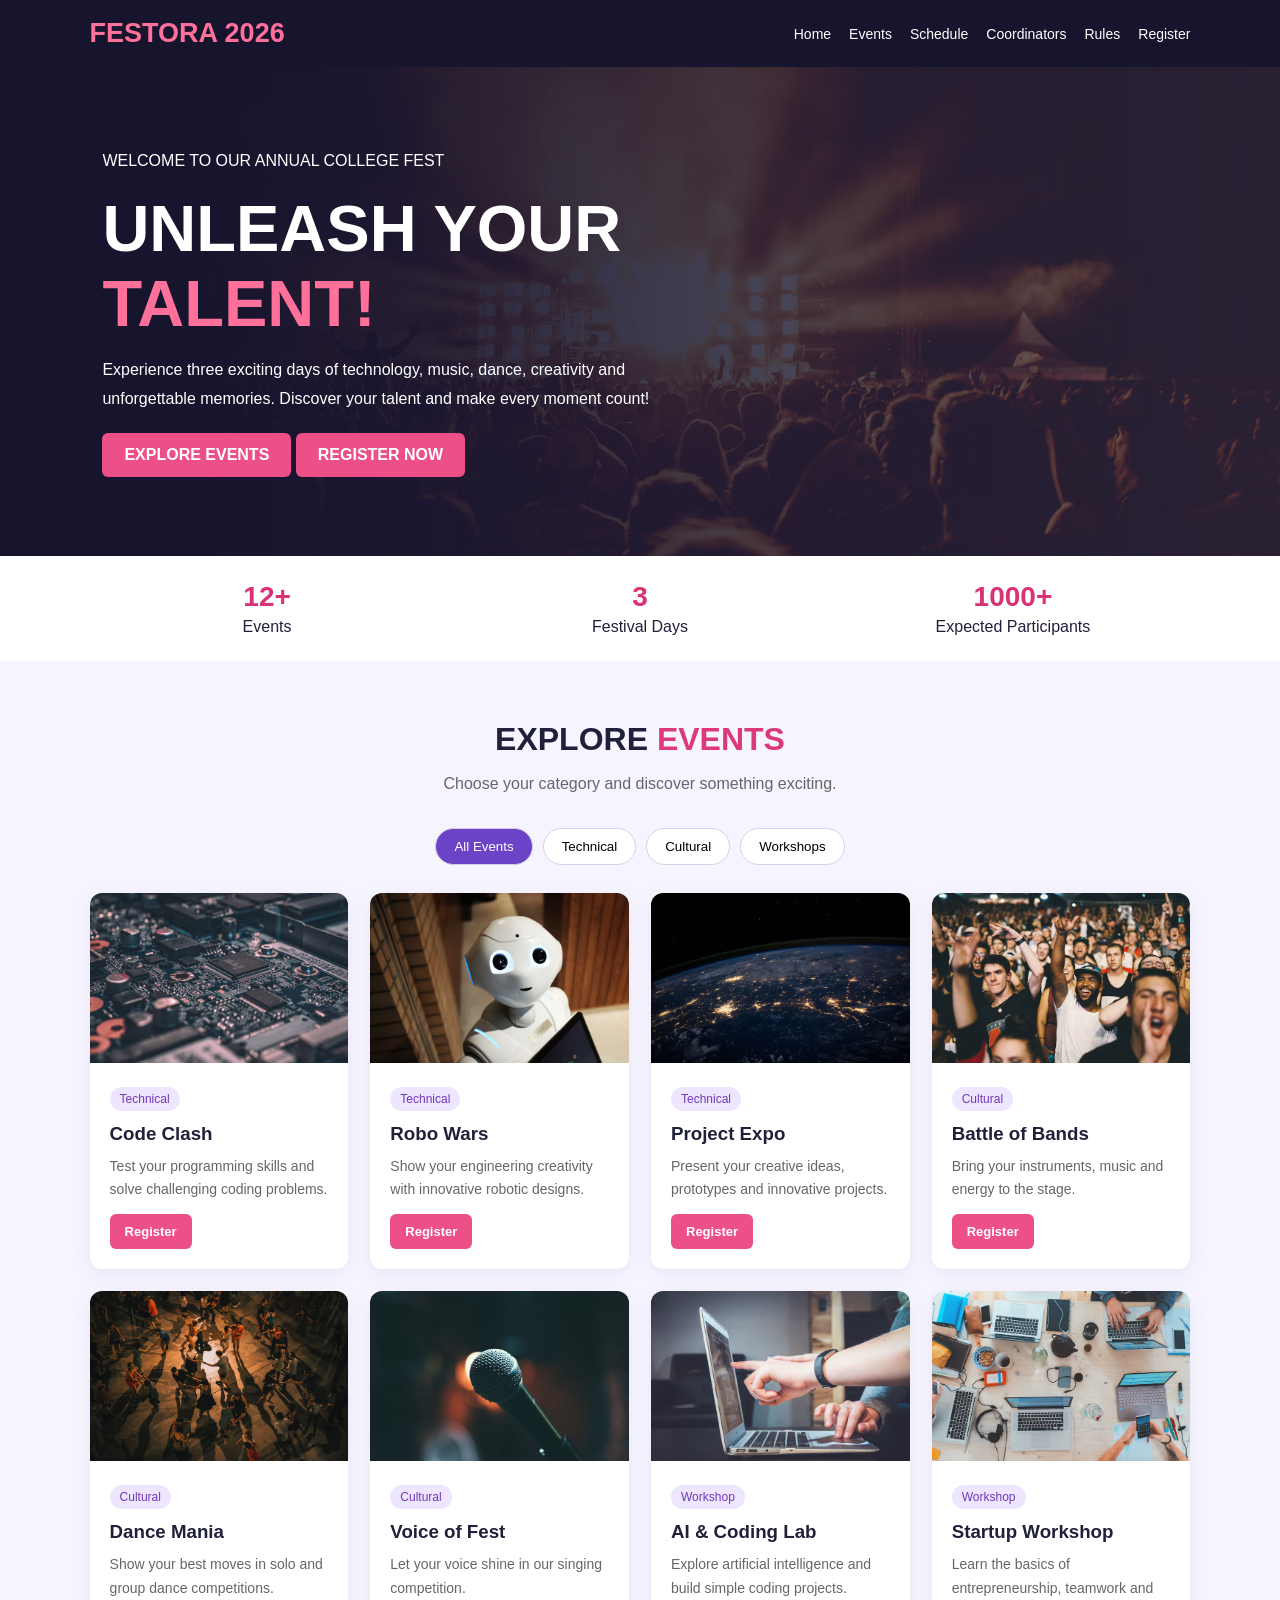
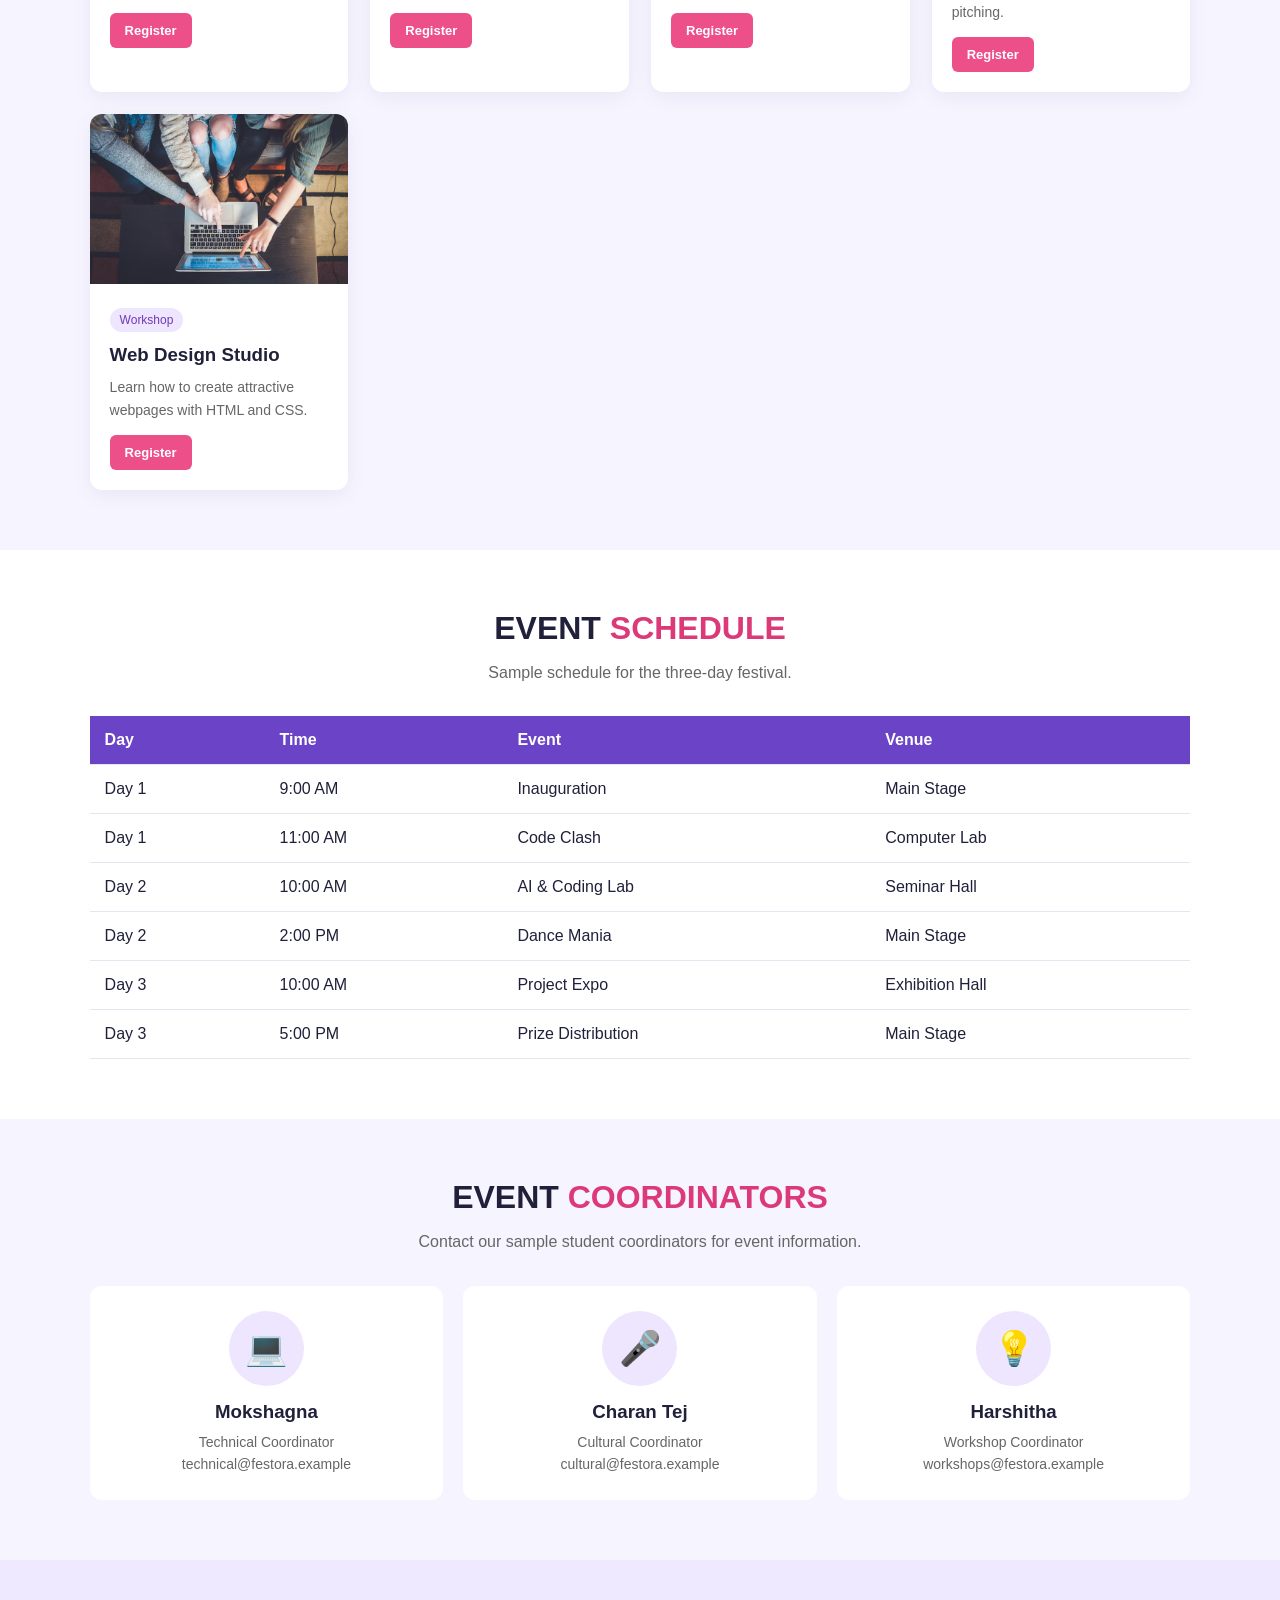
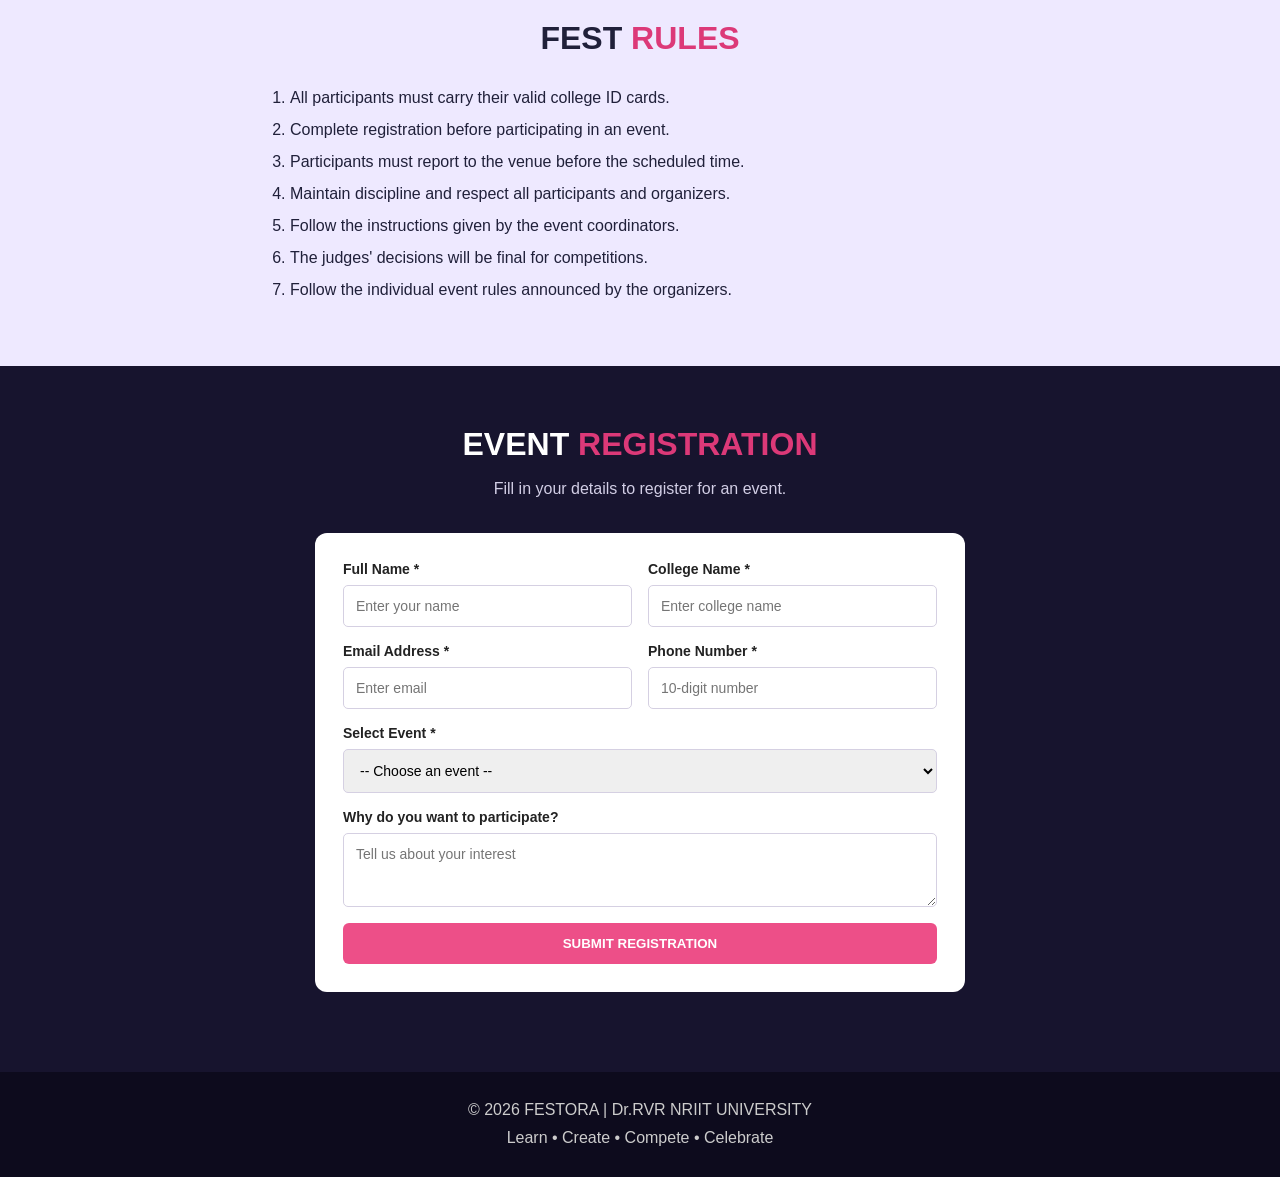
<file: fest/index.html>
<!DOCTYPE html>
<html lang="en">
<head>
<meta name="viewport" content="width=device-width, initial-scale=1.0">
<title>FESTORA 2026 | College Fest</title>
    
<style>
* {
    margin: 0;
    padding: 0;
    box-sizing: border-box;
    font-family: Arial, sans-serif;
    scroll-behavior: smooth;
}

body {
    background: #f6f5ff;
    color: #20203a;
}

header {
    background: #17142e;
    color: white;
    padding: 18px 7%;
    display: flex;
    justify-content: space-between;
    align-items: center;
    gap: 15px;
}

.logo {
    color: #ff719b;
    font-size: 27px;
    font-weight: bold;
}

nav {
    display: flex;
    gap: 18px;
}

nav a {
    color: white;
    text-decoration: none;
    font-size: 14px;
}

nav a:hover {
    color: #ff719b;
}

.hero {
    min-height: 420px;
    padding: 80px 8%;
    display: flex;
    align-items: center;
    color: white;
    background:
        linear-gradient(90deg, #17142e 15%, #17142e99),
        url("bg.avif")
        center/cover;
}

.hero h1 {
    font-size: clamp(38px, 6vw, 65px);
    margin: 15px 0;
}

.hero h1 span {
    color: #ff719b;
}

.hero p {
    max-width: 600px;
    line-height: 1.8;
}

.btn {
    display: inline-block;
    background: #ed4f88;
    color: white;
    border: none;
    border-radius: 6px;
    padding: 13px 22px;
    margin-top: 20px;
    text-decoration: none;
    font-weight: bold;
}

.btn:hover {
    background: #c72c68;
}

section {
    padding: 60px 7%;
}

.section-title {
    text-align: center;
    font-size: 32px;
    margin-bottom: 12px;
}

.section-title span {
    color: #dc3978;
}

.subtitle {
    text-align: center;
    color: #666;
    margin-bottom: 30px;
    line-height: 1.7;
}

.stats {
    display: grid;
    grid-template-columns: repeat(3, 1fr);
    gap: 18px;
    margin-top: -1px;
    background: #fff;
    padding: 25px 7%;
    text-align: center;
}

.stat strong {
    display: block;
    color: #d93276;
    font-size: 28px;
    margin-bottom: 5px;
}

.filters {
    display: flex;
    justify-content: center;
    gap: 10px;
    margin-bottom: 28px;
}

.filter-btn {
    border: 1px solid #d8cfea;
    background: white;
    padding: 10px 18px;
    border-radius: 25px;
    cursor: pointer;
}

.filter-btn.active,
.filter-btn:hover {
    background: #6b43c6;
    color: white;
}

.event-grid {
    display: grid;
    grid-template-columns: repeat(auto-fit, minmax(230px, 1fr));
    gap: 22px;
}

.event-card {
    background: white;
    border-radius: 12px;
    overflow: hidden;
    box-shadow: 0 5px 20px #30206012;
    transition: transform 0.25s;
}

.event-card:hover {
    transform: translateY(-6px);
}

.event-card img {
    width: 100%;
    height: 170px;
    object-fit: cover;
}

.event-info {
    padding: 20px;
}

.tag {
    display: inline-block;
    color: #7139b8;
    background: #eee5ff;
    border-radius: 20px;
    padding: 5px 10px;
    font-size: 12px;
    margin-bottom: 12px;
}

.event-info h3 {
    margin-bottom: 10px;
}

.event-info p {
    color: #666;
    font-size: 14px;
    line-height: 1.7;
}

.event-info .btn {
    padding: 10px 15px;
    margin-top: 12px;
    font-size: 13px;
}

.schedule {
    background: white;
}

table {
    width: 100%;
    border-collapse: collapse;
    background: white;
    margin-top: 25px;
}

th, td {
    padding: 15px;
    text-align: left;
    border-bottom: 1px solid #e8e4f0;
}

th {
    background: #6b43c6;
    color: white;
}

tr:hover td {
    background: #f8f4ff;
}

.coordinator-grid {
    display: grid;
    grid-template-columns: repeat(auto-fit, minmax(210px, 1fr));
    gap: 20px;
}

.person {
    text-align: center;
    background: white;
    padding: 25px;
    border-radius: 12px;
}

.avatar {
    width: 75px;
    height: 75px;
    border-radius: 50%;
    background: #eee5ff;
    display: grid;
    place-items: center;
    font-size: 34px;
    margin: 0 auto 15px;
}

.person h3 {
    margin-bottom: 8px;
}

.person p {
    color: #666;
    line-height: 1.6;
    font-size: 14px;
}

.rules {
    background: #eee9ff;
}

.rules ol {
    max-width: 750px;
    margin: 25px auto 0;
    line-height: 2;
    padding-left: 25px;
}

.registration {
    background: #17142e;
    color: white;
}

.registration .subtitle {
    color: #d2cee5;
}

form {
    max-width: 650px;
    margin: auto;
    background: white;
    color: #222;
    padding: 28px;
    border-radius: 12px;
    display: grid;
    grid-template-columns: 1fr 1fr;
    gap: 16px;
}

.field {
    display: flex;
    flex-direction: column;
    gap: 8px;
}

.field.full {
    grid-column: 1 / -1;
}

label {
    font-size: 14px;
    font-weight: bold;
}

input, select, textarea {
    width: 100%;
    padding: 12px;
    border: 1px solid #d5d0e2;
    border-radius: 5px;
    font-size: 14px;
}

textarea {
    resize: vertical;
}

form .btn {
    margin-top: 0;
}

#message {
    text-align: center;
    margin-top: 20px;
    color: #a6ffca;
    line-height: 1.7;
}

footer {
    background: #0d0b1d;
    color: #ccc;
    text-align: center;
    padding: 24px;
    line-height: 1.8;
}

@media (max-width: 650px) {
    header {
        justify-content: center;
    }

    nav {
        justify-content: center;
    }

    .hero {
        min-height: 380px;
        padding: 55px 6%;
    }

    section {
        padding: 45px 6%;
    }

    .stats {
        padding: 22px 5%;
        gap: 8px;
    }

    .stat strong {
        font-size: 22px;
    }

    form {
        grid-template-columns: 1fr;
        padding: 20px;
    }

    .field.full {
        grid-column: auto;
    }

    table {
        font-size: 12px;
    }

    th, td {
        padding: 9px 6px;
    }
}
</style>
</head>

<body>

<header>
    <div class="logo">FESTORA 2026</div>
    <nav>
        <a href="#home">Home</a>
        <a href="#events">Events</a>
        <a href="#schedule">Schedule</a>
        <a href="#team">Coordinators</a>
        <a href="#rules">Rules</a>
        <a href="#register">Register</a>
    </nav>
</header>

<section class="hero" id="home">
    <div>
        <p>WELCOME TO OUR ANNUAL COLLEGE FEST</p>
        <h1>UNLEASH YOUR<br><span>TALENT!</span></h1>
        <p>
            Experience three exciting days of technology,
            music, dance, creativity and unforgettable memories.
            Discover your talent and make every moment count!
        </p>
        <a href="#events" class="btn">EXPLORE EVENTS</a>
        <a href="#register" class="btn">REGISTER NOW</a>
    </div>
</section>

<div class="stats">
    <div class="stat">
        <strong>12+</strong>
        Events
    </div>
    <div class="stat">
        <strong>3</strong>
        Festival Days
    </div>
    <div class="stat">
        <strong>1000+</strong>
        Expected Participants
    </div>
</div>

<section id="events">
    <h2 class="section-title">EXPLORE <span>EVENTS</span></h2>
    <p class="subtitle">
        Choose your category and discover something exciting.
    </p>

    <div class="filters">
        <button class="filter-btn active" data-category="all">All Events</button>
        <button class="filter-btn" data-category="technical">Technical</button>
        <button class="filter-btn" data-category="cultural">Cultural</button>
        <button class="filter-btn" data-category="workshop">Workshops</button>
    </div>

    <div class="event-grid">

        <div class="event-card" data-category="technical">
            <img src="tech.avif">
            <div class="event-info">
                <span class="tag">Technical</span>
                <h3>Code Clash</h3>
                <p>Test your programming skills and solve challenging coding problems.</p>
                <a href="#register" class="btn" data-event="Code Clash">Register</a>
            </div>
        </div>

        <div class="event-card" data-category="technical">
            <img src="robo.avif">
            <div class="event-info">
                <span class="tag">Technical</span>
                <h3>Robo Wars</h3>
                <p>Show your engineering creativity with innovative robotic designs.</p>
                <a href="#register" class="btn" data-event="Robo Wars">Register</a>
            </div>
        </div>

        <div class="event-card" data-category="technical">
            <img src="space.avif">
            <div class="event-info">
                <span class="tag">Technical</span>
                <h3>Project Expo</h3>
                <p>Present your creative ideas, prototypes and innovative projects.</p>
                <a href="#register" class="btn" data-event="Project Expo">Register</a>
            </div>
        </div>

        <div class="event-card" data-category="cultural">
            <img src="dance.avif">
            <div class="event-info">
                <span class="tag">Cultural</span>
                <h3>Battle of Bands</h3>
                <p>Bring your instruments, music and energy to the stage.</p>
                <a href="#register" class="btn" data-event="Battle of Bands">Register</a>
            </div>
        </div>

        <div class="event-card" data-category="cultural">
            <img src="couple.avif">
            <div class="event-info">
                <span class="tag">Cultural</span>
                <h3>Dance Mania</h3>
                <p>Show your best moves in solo and group dance competitions.</p>
                <a href="#register" class="btn" data-event="Dance Mania">Register</a>
            </div>
        </div>

        <div class="event-card" data-category="cultural">
            <img src="singing.avif">
            <div class="event-info">
                <span class="tag">Cultural</span>
                <h3>Voice of Fest</h3>
                <p>Let your voice shine in our singing competition.</p>
                <a href="#register" class="btn" data-event="Voice of Fest">Register</a>
            </div>
        </div>

        <div class="event-card" data-category="workshop">
            <img src="laptop.avif">
            <div class="event-info">
                <span class="tag">Workshop</span>
                <h3>AI & Coding Lab</h3>
                <p>Explore artificial intelligence and build simple coding projects.</p>
                <a href="#register" class="btn" data-event="AI & Coding Lab">Register</a>
            </div>
        </div>

        <div class="event-card" data-category="workshop">
            <img src="table.avif">
            <div class="event-info">
                <span class="tag">Workshop</span>
                <h3>Startup Workshop</h3>
                <p>Learn the basics of entrepreneurship, teamwork and pitching.</p>
                <a href="#register" class="btn" data-event="Startup Workshop">Register</a>
            </div>
        </div>

        <div class="event-card" data-category="workshop">
            <img src="people.avif">
            <div class="event-info">
                <span class="tag">Workshop</span>
                <h3>Web Design Studio</h3>
                <p>Learn how to create attractive webpages with HTML and CSS.</p>
                <a href="#register" class="btn" data-event="Web Design Studio">Register</a>
            </div>
        </div>

    </div>
</section>

<section class="schedule" id="schedule">
    <h2 class="section-title">EVENT <span>SCHEDULE</span></h2>
    <p class="subtitle">Sample schedule for the three-day festival.</p>

    <table>
        <tr>
            <th>Day</th>
            <th>Time</th>
            <th>Event</th>
            <th>Venue</th>
        </tr>
        <tr>
            <td>Day 1</td>
            <td>9:00 AM</td>
            <td>Inauguration</td>
            <td>Main Stage</td>
        </tr>
        <tr>
            <td>Day 1</td>
            <td>11:00 AM</td>
            <td>Code Clash</td>
            <td>Computer Lab</td>
        </tr>
        <tr>
            <td>Day 2</td>
            <td>10:00 AM</td>
            <td>AI & Coding Lab</td>
            <td>Seminar Hall</td>
        </tr>
        <tr>
            <td>Day 2</td>
            <td>2:00 PM</td>
            <td>Dance Mania</td>
            <td>Main Stage</td>
        </tr>
        <tr>
            <td>Day 3</td>
            <td>10:00 AM</td>
            <td>Project Expo</td>
            <td>Exhibition Hall</td>
        </tr>
        <tr>
            <td>Day 3</td>
            <td>5:00 PM</td>
            <td>Prize Distribution</td>
            <td>Main Stage</td>
        </tr>
    </table>
</section>

<section id="team">
    <h2 class="section-title">EVENT <span>COORDINATORS</span></h2>
    <p class="subtitle">Contact our sample student coordinators for event information.</p>

    <div class="coordinator-grid">
        <div class="person">
            <div class="avatar">💻</div>
            <h3>Mokshagna</h3>
            <p>Technical Coordinator</p>
            <p>technical@festora.example</p>
        </div>

        <div class="person">
            <div class="avatar">🎤</div>
            <h3>Charan Tej</h3>
            <p>Cultural Coordinator</p>
            <p>cultural@festora.example</p>
        </div>

        <div class="person">
            <div class="avatar">💡</div>
            <h3>Harshitha</h3>
            <p>Workshop Coordinator</p>
            <p>workshops@festora.example</p>
        </div>
    </div>
</section>

<section class="rules" id="rules">
    <h2 class="section-title">FEST <span>RULES</span></h2>

    <ol>
        <li>All participants must carry their valid college ID cards.</li>
        <li>Complete registration before participating in an event.</li>
        <li>Participants must report to the venue before the scheduled time.</li>
        <li>Maintain discipline and respect all participants and organizers.</li>
        <li>Follow the instructions given by the event coordinators.</li>
        <li>The judges' decisions will be final for competitions.</li>
        <li>Follow the individual event rules announced by the organizers.</li>
    </ol>
</section>

<section class="registration" id="register">
    <h2 class="section-title">EVENT <span>REGISTRATION</span></h2>
    <p class="subtitle">Fill in your details to register for an event.</p>

    <form id="registrationForm">
        <div class="field">
            <label for="studentName">Full Name *</label>
            <input type="text" id="studentName" required placeholder="Enter your name">
        </div>

        <div class="field">
            <label for="college">College Name *</label>
            <input type="text" id="college" required placeholder="Enter college name">
        </div>

        <div class="field">
            <label for="email">Email Address *</label>
            <input type="email" id="email" required placeholder="Enter email">
        </div>

        <div class="field">
            <label for="phone">Phone Number *</label>
            <input type="tel" id="phone" required pattern="[0-9]{10}" maxlength="10" placeholder="10-digit number">
        </div>

        <div class="field full">
            <label for="event">Select Event *</label>
            <select id="event" required>
                <option value="">-- Choose an event --</option>
                <option>Code Clash</option>
                <option>Robo Wars</option>
                <option>Project Expo</option>
                <option>Battle of Bands</option>
                <option>Dance Mania</option>
                <option>Voice of Fest</option>
                <option>AI & Coding Lab</option>
                <option>Startup Workshop</option>
                <option>Web Design Studio</option>
            </select>
        </div>

        <div class="field full">
            <label for="reason">Why do you want to participate?</label>
            <textarea id="reason" rows="3" placeholder="Tell us about your interest"></textarea>
        </div>

        <div class="field full">
            <button class="btn" type="submit">SUBMIT REGISTRATION</button>
        </div>
    </form>

    <p id="message" aria-live="polite"></p>
</section>

<footer>
    <p>© 2026 FESTORA | Dr.RVR NRIIT UNIVERSITY</p>
    <p>Learn • Create • Compete • Celebrate</p>
</footer>
</body>
</html>
</file>
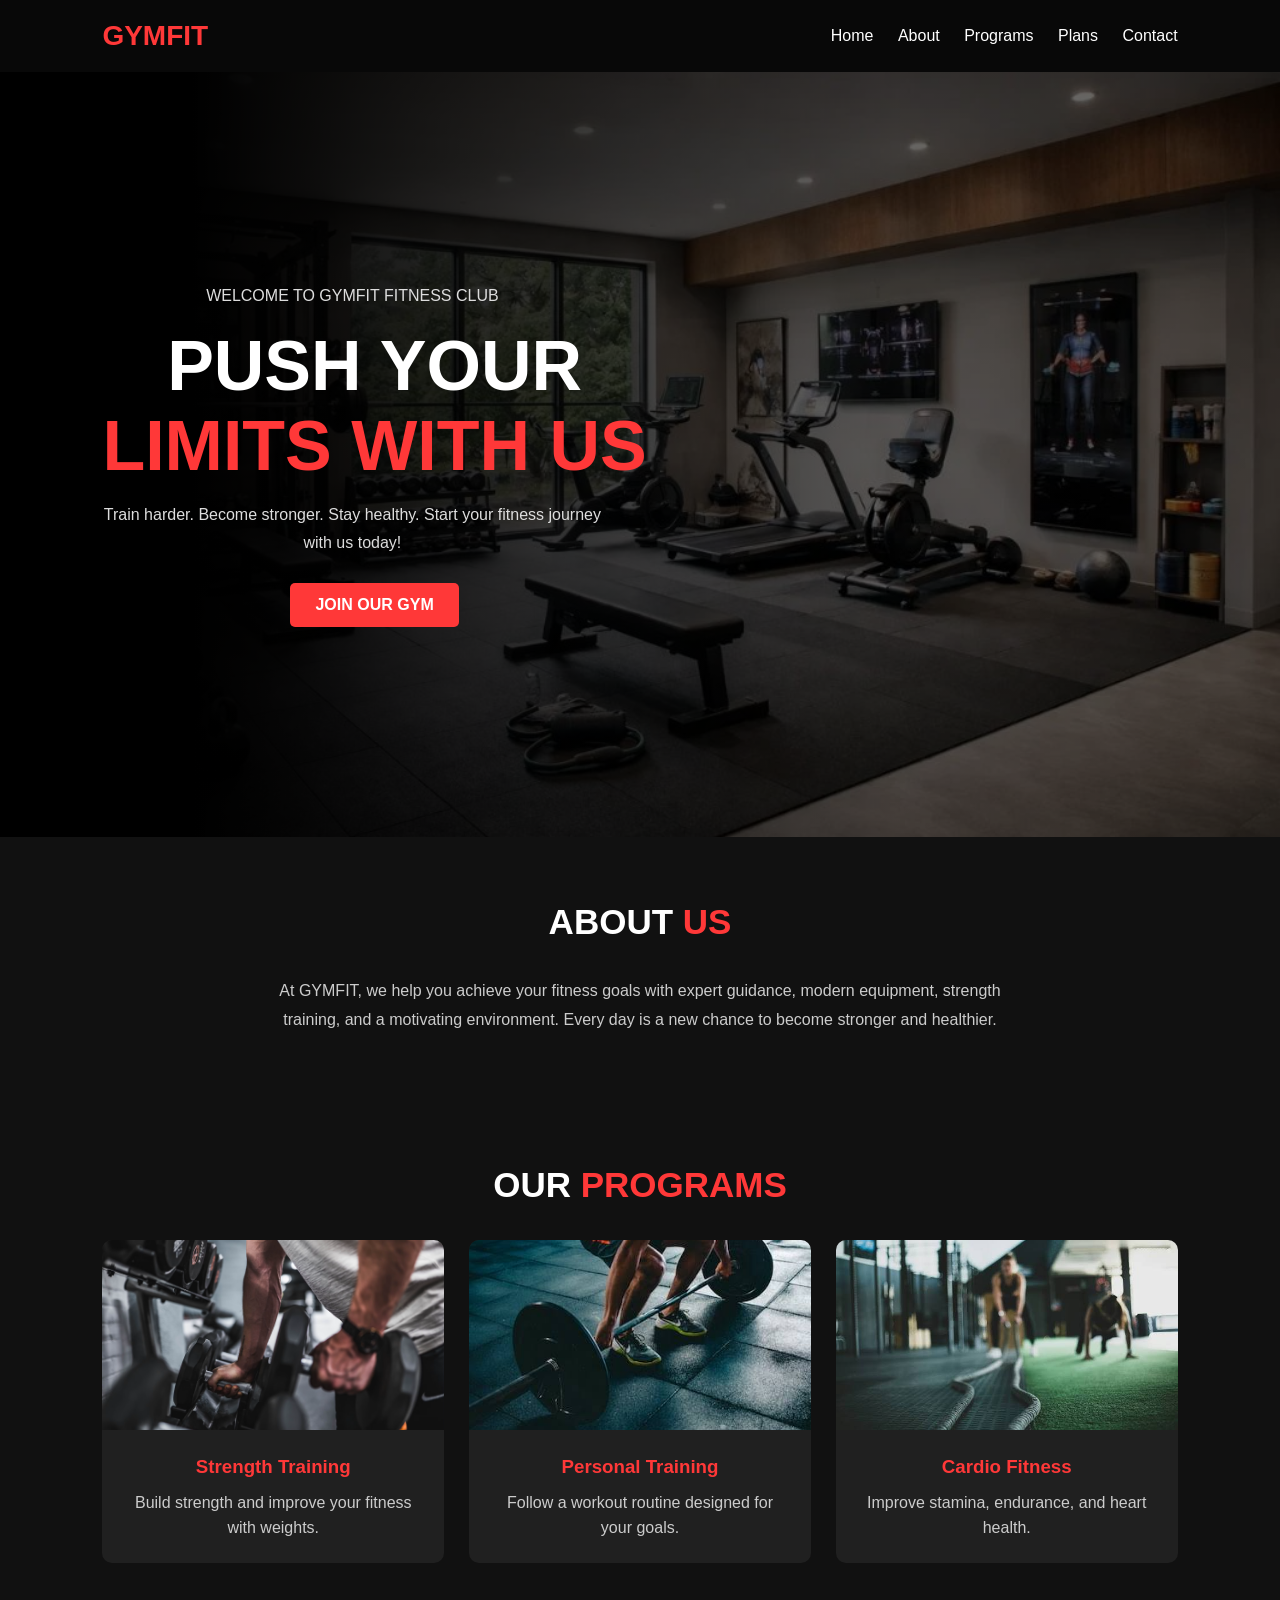
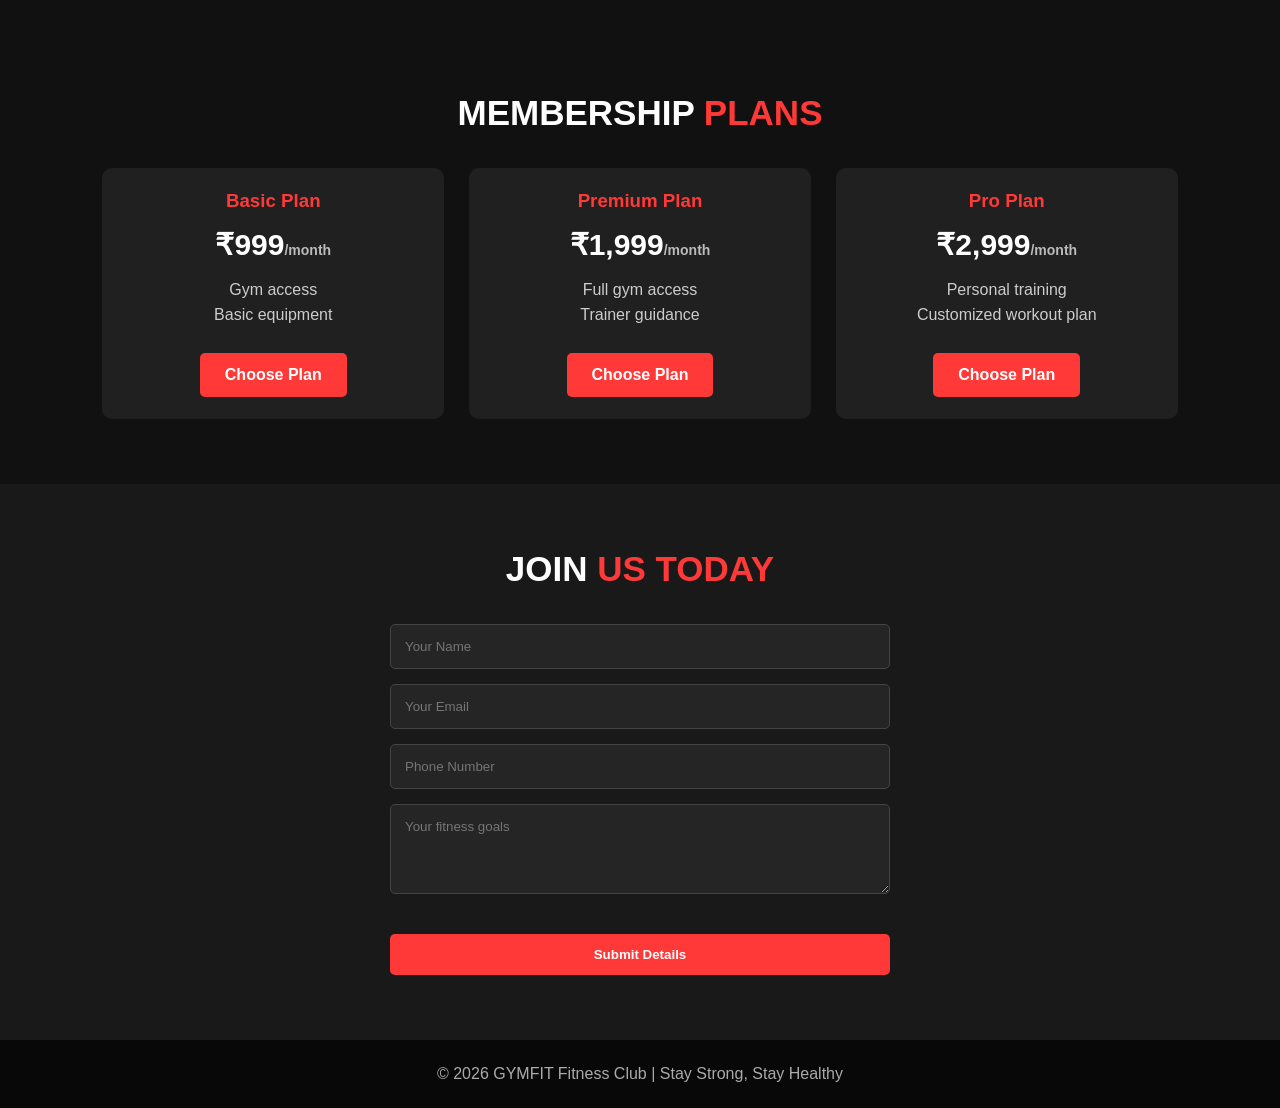
<file: gym/index.html>
<!DOCTYPE html>
<html lang="en">
<head>
    <meta name="viewport" content="width=device-width, initial-scale=1.0">
    <title>GYMFIT | Fitness Center</title>
    <style>
        * {
            margin: 0;
            padding: 0;
            box-sizing: border-box;
            font-family: Arial, sans-serif;
        }
        html {
            scroll-behavior: smooth;
        }
        body {
            background: #111;
            color: white;
        }

        header {
            display: flex;
            justify-content: space-between;
            align-items: center;
            padding: 20px 8%;
            background: #080808;
            position: sticky;
            top: 0;
            z-index: 10;
        }

        .logo {
            color: #ff3838;
            font-size: 28px;
            font-weight: bold;
        }

        nav a {
            color: white;
            text-decoration: none;
            margin-left: 20px;
        }

        nav a:hover {
            color: #ff3838;
        }

        .hero {
            min-height: 85vh;
            display: flex;
            align-items: center;
            padding: 60px 8%;
            background:
                linear-gradient(90deg, #000 15%, #0009 70%),
                url("bg.webp")
                center/cover;
        }

        .hero h1 {
            font-size: clamp(40px, 6vw, 70px);
            margin: 15px 0;
        }

        .hero h1 span {
            color: #ff3838;
        }

        .hero p {
            color: #ddd;
            line-height: 1.8;
            max-width: 500px;
        }

        .btn {
            display: inline-block;
            background: #ff3838;
            color: white;
            padding: 13px 25px;
            margin-top: 25px;
            text-decoration: none;
            border: none;
            cursor: pointer;
            border-radius: 5px;
            font-weight: bold;
        }

        .btn:hover {
            background: #d90000;
        }

        section {
            padding: 65px 8%;
            text-align: center;
        }

        .heading {
            font-size: 35px;
            margin-bottom: 35px;
        }

        .heading span {
            color: #ff3838;
        }

        .about p {
            max-width: 750px;
            margin: auto;
            color: #ccc;
            line-height: 1.8;
        }

        .cards {
            display: grid;
            grid-template-columns: repeat(auto-fit, minmax(220px, 1fr));
            gap: 25px;
        }

        .card {
            background: #202020;
            border-radius: 10px;
            overflow: hidden;
            transition: transform 0.3s;
        }

        .card:hover {
            transform: translateY(-8px);
        }

        .card img {
            width: 100%;
            height: 190px;
            object-fit: cover;
        }

        .card-content {
            padding: 22px;
        }

        .card h3 {
            color: #ff3838;
            margin-bottom: 12px;
        }

        .card p {
            color: #ccc;
            line-height: 1.6;
        }

        .price {
            font-size: 30px;
            font-weight: bold;
            margin: 15px 0;
        }

        .price small {
            font-size: 14px;
            color: #bbb;
        }

        .contact {
            background: #191919;
        }

        form {
            max-width: 500px;
            margin: auto;
            display: grid;
            gap: 15px;
        }

        input, textarea {
            width: 100%;
            padding: 14px;
            border: 1px solid #444;
            background: #252525;
            color: white;
            border-radius: 5px;
        }

        footer {
            text-align: center;
            padding: 25px;
            background: #080808;
            color: #aaa;
        }

        @media (max-width: 600px) {
            header {
                flex-direction: column;
                gap: 15px;
            }

            nav a {
                margin: 0 7px;
                font-size: 14px;
            }

            .hero {
                min-height: 70vh;
                padding: 40px 6%;
            }
        }
    </style>
</head>

<body>

    <header>
        <div class="logo">GYMFIT</div>
        <nav>
            <a href="#home">Home</a>
            <a href="#about">About</a>
            <a href="#programs">Programs</a>
            <a href="#plans">Plans</a>
            <a href="#contact">Contact</a>
        </nav>
    </header>

    <section class="hero" id="home">
        <div>
            <p>WELCOME TO GYMFIT FITNESS CLUB</p>
            <h1>PUSH YOUR<br><span>LIMITS WITH US</span></h1>
            <p>
                Train harder. Become stronger. Stay healthy.
                Start your fitness journey with us today!
            </p>
            <a href="#plans" class="btn">JOIN OUR GYM</a>
        </div>
    </section>

    <section class="about" id="about">
        <h2 class="heading">ABOUT <span>US</span></h2>
        <p>
            At GYMFIT, we help you achieve your fitness goals with
            expert guidance, modern equipment, strength training,
            and a motivating environment. Every day is a new chance
            to become stronger and healthier.
        </p>
    </section>

    <section id="programs">
        <h2 class="heading">OUR <span>PROGRAMS</span></h2>

        <div class="cards">
            <div class="card">
                <img src="strength.avif">
                <div class="card-content">
                    <h3>Strength Training</h3>
                    <p>Build strength and improve your fitness with weights.</p>
                </div>
            </div>

            <div class="card">
                <img src="train.jpg">
                <div class="card-content">
                    <h3>Personal Training</h3>
                    <p>Follow a workout routine designed for your goals.</p>
                </div>
            </div>

            <div class="card">
                <img src="cardio.jpg">
                <div class="card-content">
                    <h3>Cardio Fitness</h3>
                    <p>Improve stamina, endurance, and heart health.</p>
                </div>
            </div>
        </div>
    </section>

    <section id="plans">
        <h2 class="heading">MEMBERSHIP <span>PLANS</span></h2>

        <div class="cards">
            <div class="card">
                <div class="card-content">
                    <h3>Basic Plan</h3>
                    <div class="price">₹999<small>/month</small></div>
                    <p>Gym access</p>
                    <p>Basic equipment</p>
                    <a href="#contact" class="btn">Choose Plan</a>
                </div>
            </div>

            <div class="card">
                <div class="card-content">
                    <h3>Premium Plan</h3>
                    <div class="price">₹1,999<small>/month</small></div>
                    <p>Full gym access</p>
                    <p>Trainer guidance</p>
                    <a href="#contact" class="btn">Choose Plan</a>
                </div>
            </div>

            <div class="card">
                <div class="card-content">
                    <h3>Pro Plan</h3>
                    <div class="price">₹2,999<small>/month</small></div>
                    <p>Personal training</p>
                    <p>Customized workout plan</p>
                    <a href="#contact" class="btn">Choose Plan</a>
                </div>
            </div>
        </div>
    </section>

    <section class="contact" id="contact">
        <h2 class="heading">JOIN <span>US TODAY</span></h2>

        <form id="joinForm">
            <input type="text" id="name" placeholder="Your Name" required>
            <input type="email" id="email" placeholder="Your Email" required>
            <input type="tel" id="phone" placeholder="Phone Number" required>
            <textarea id="message" rows="4" placeholder="Your fitness goals"></textarea>
            <button class="btn" type="submit">Submit Details</button>
        </form>
    </section>

    <footer>
        <p>© 2026 GYMFIT Fitness Club | Stay Strong, Stay Healthy</p>
    </footer>

</body>
</html>
</file>
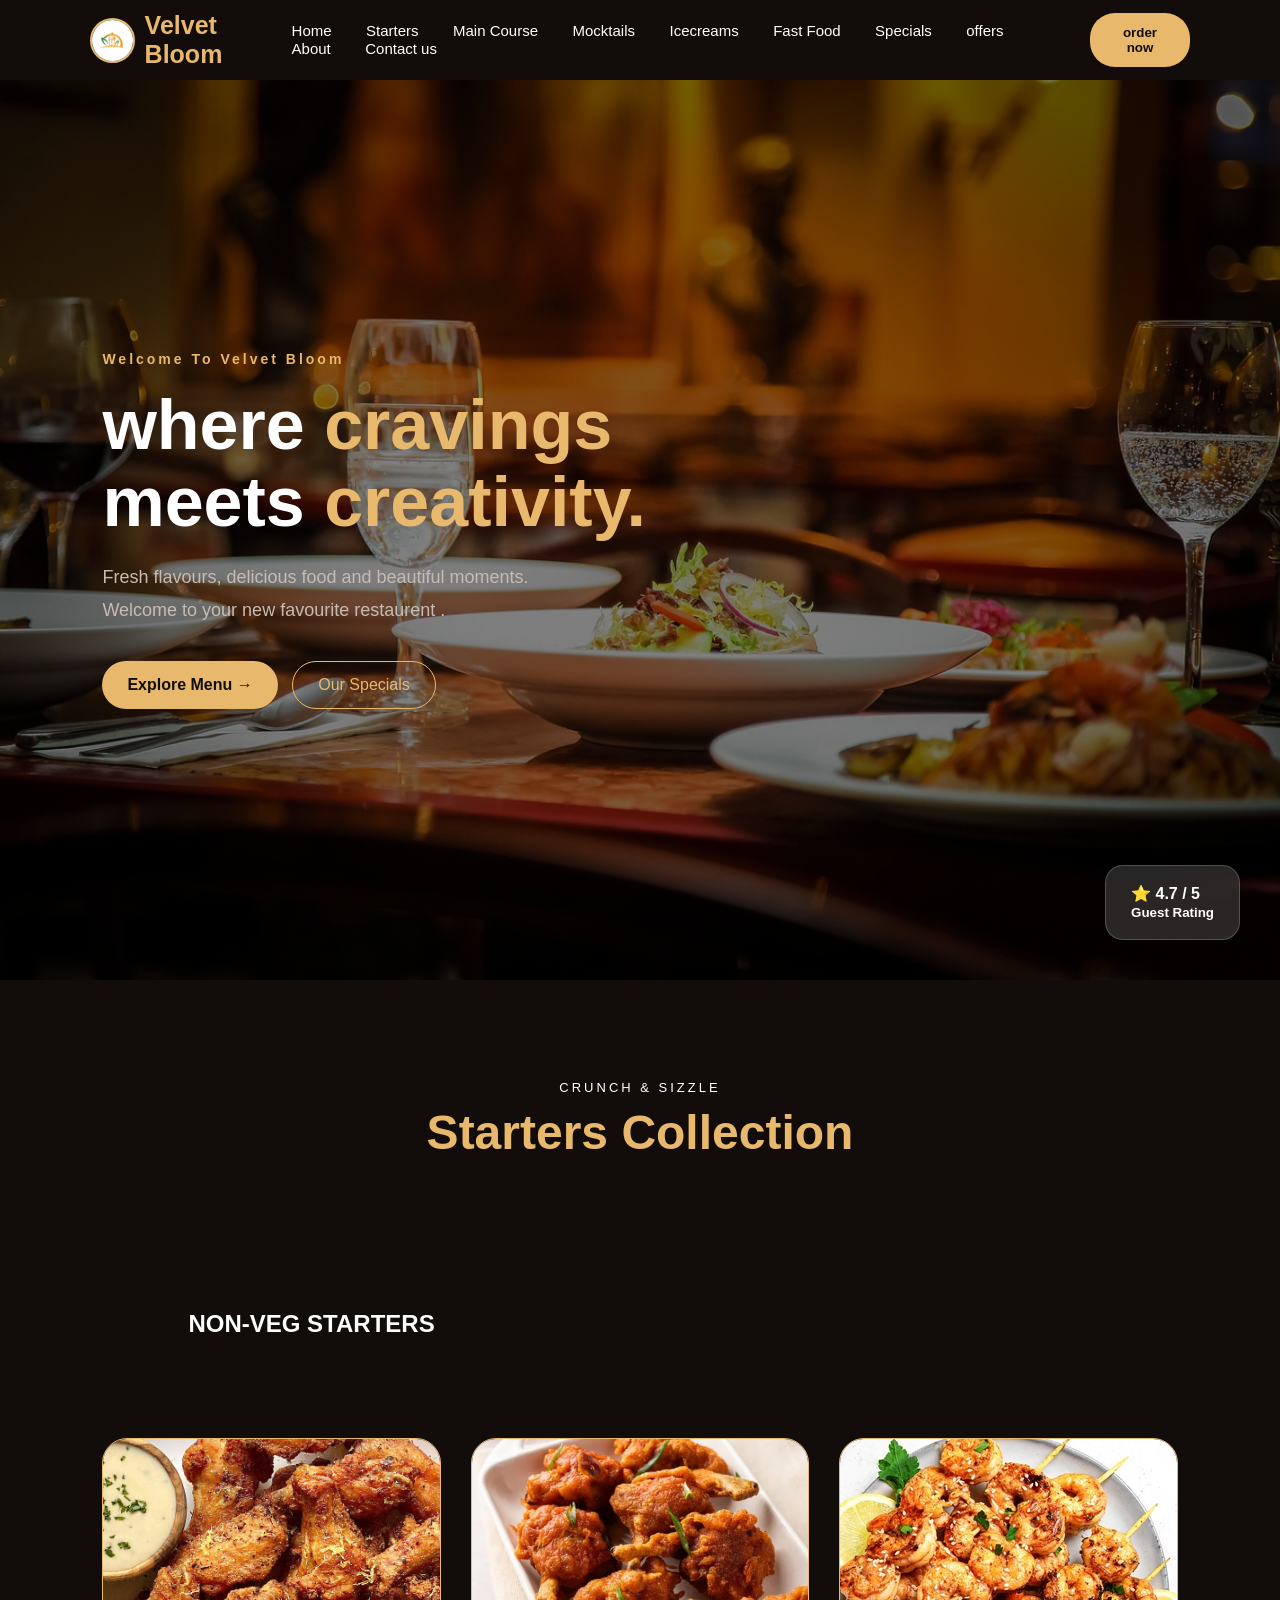
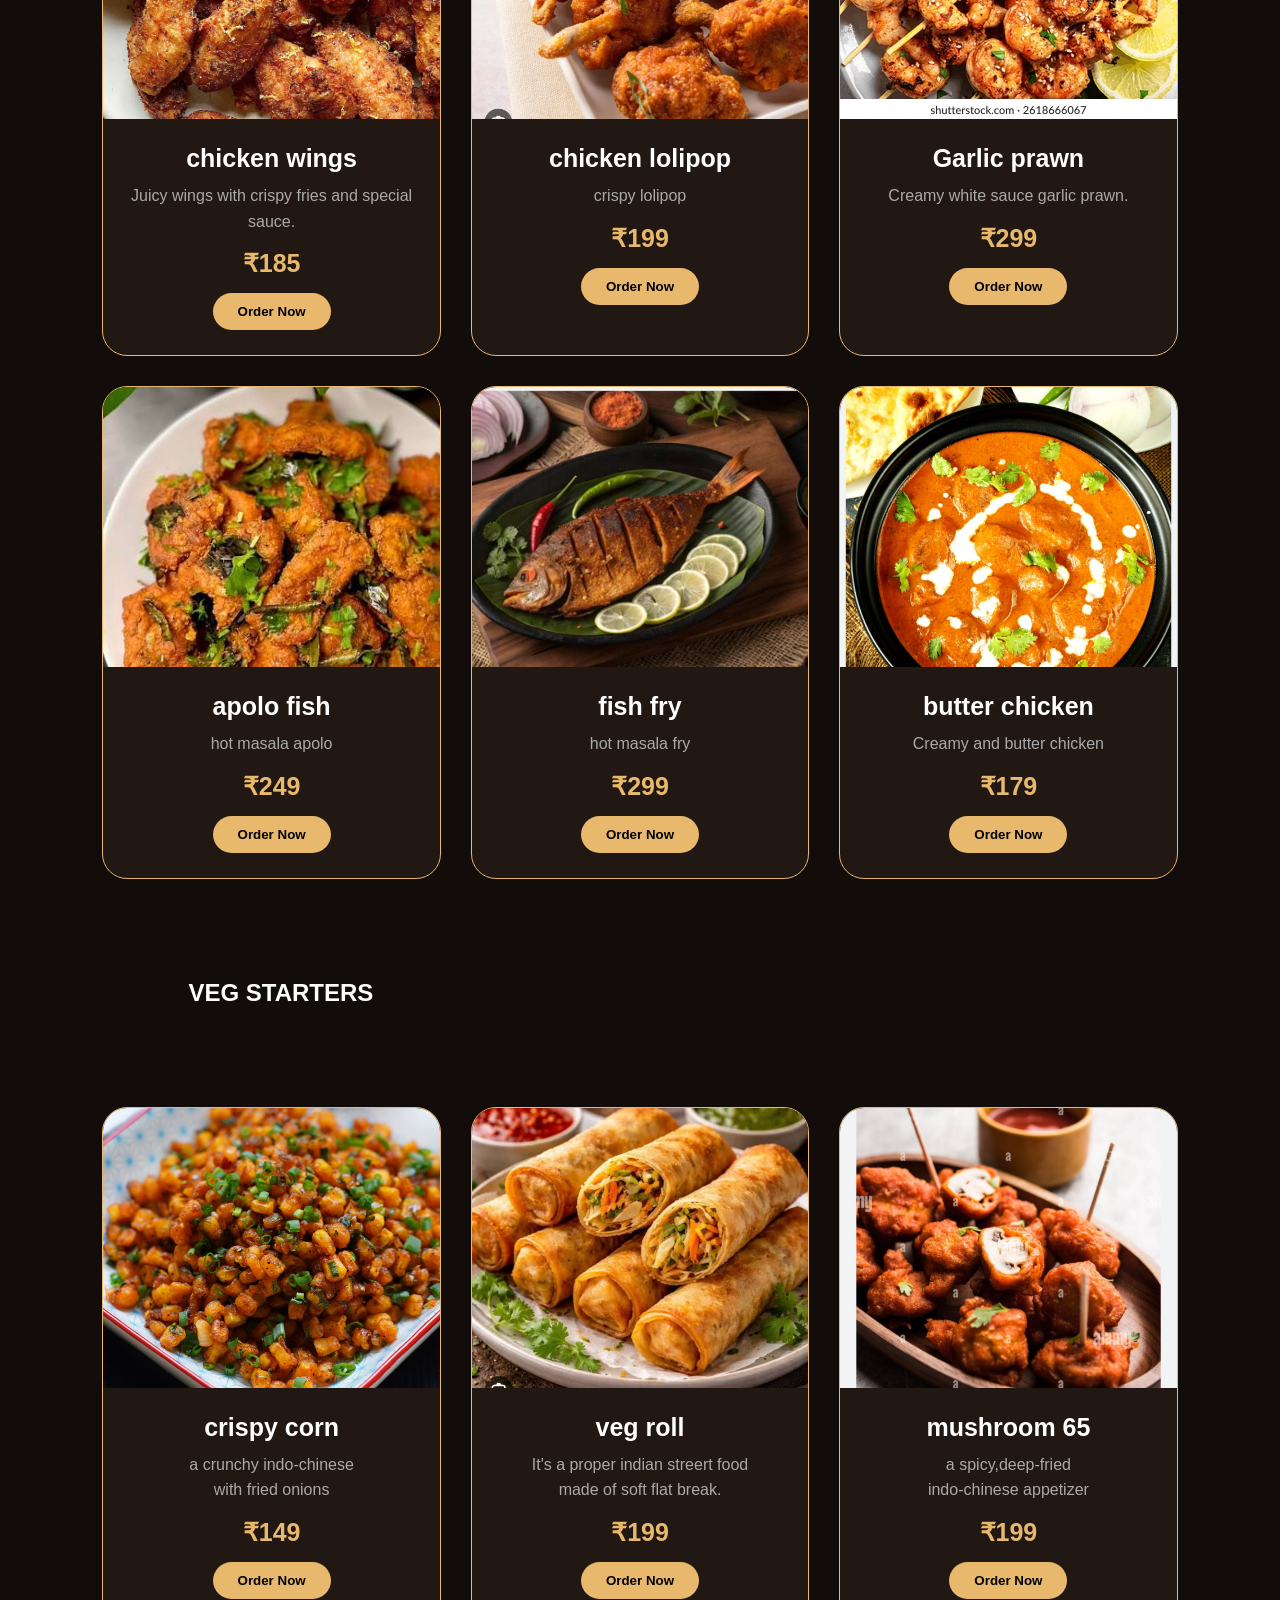
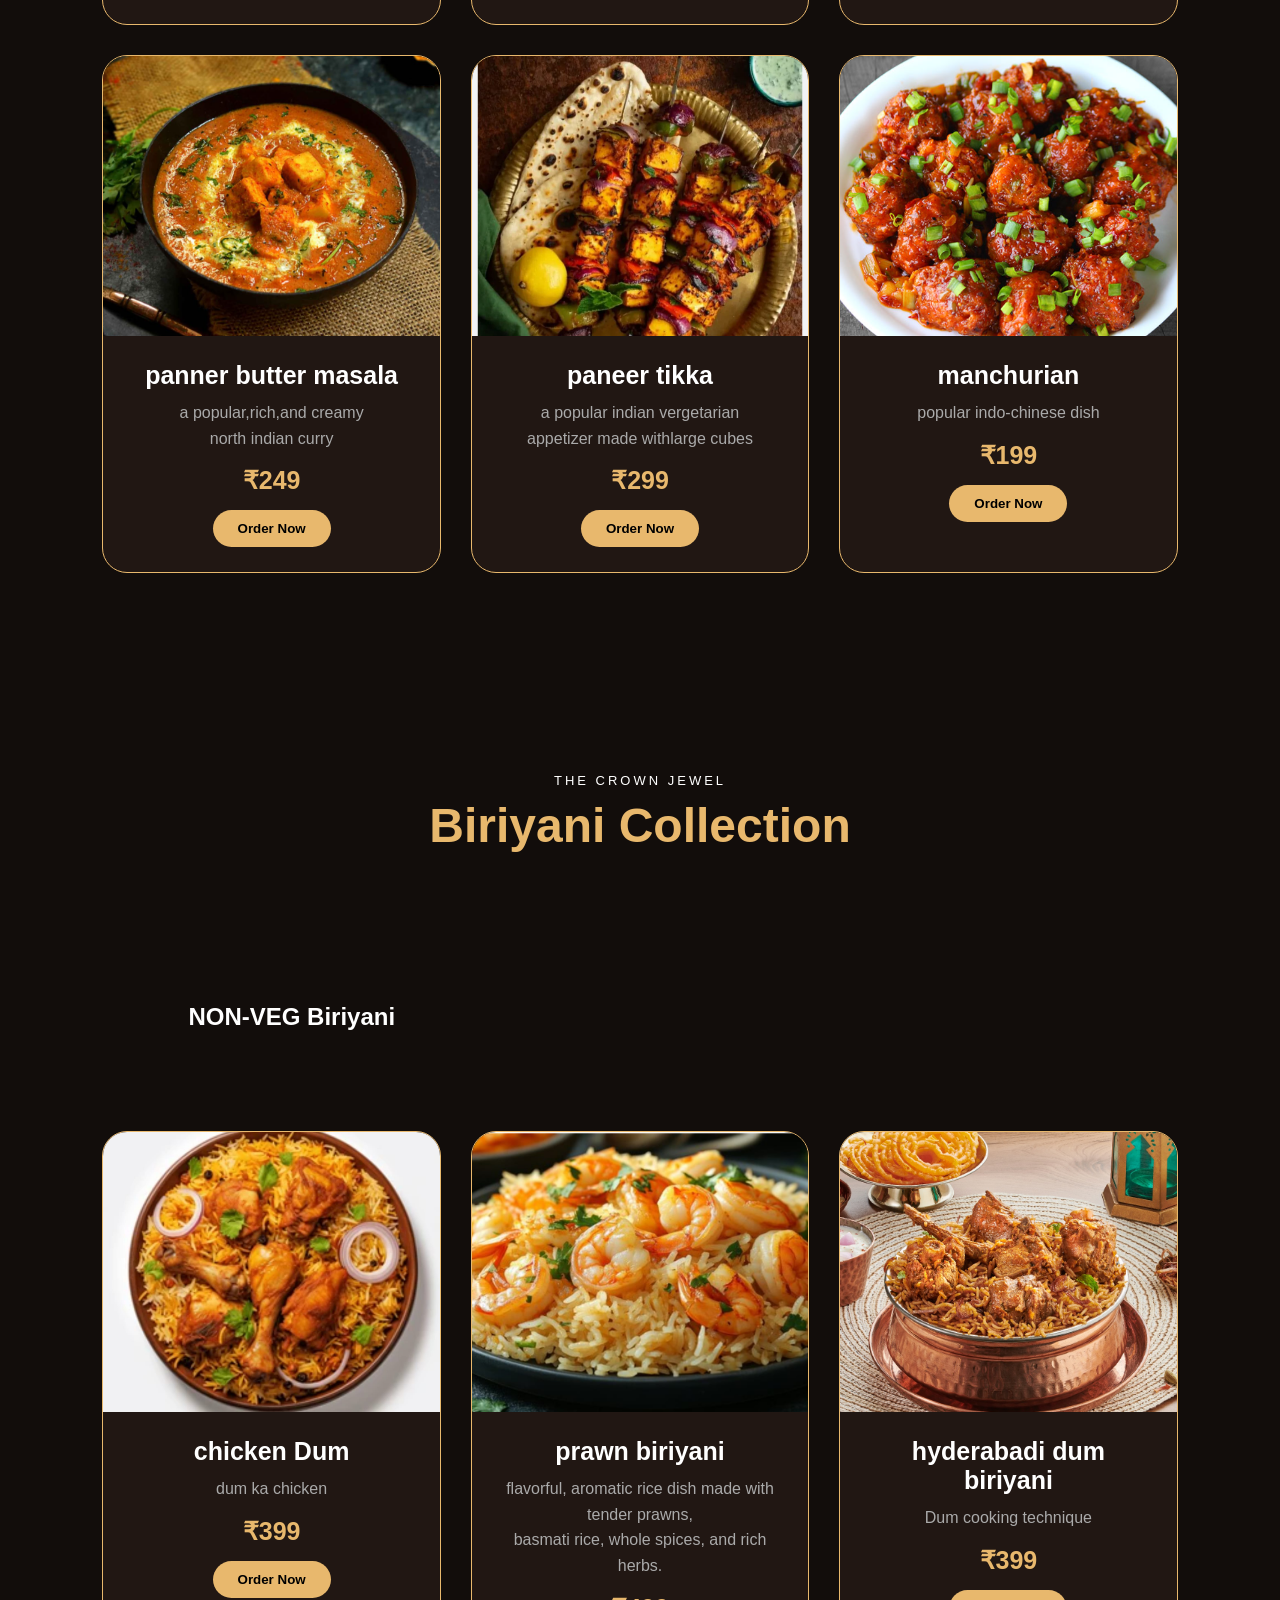
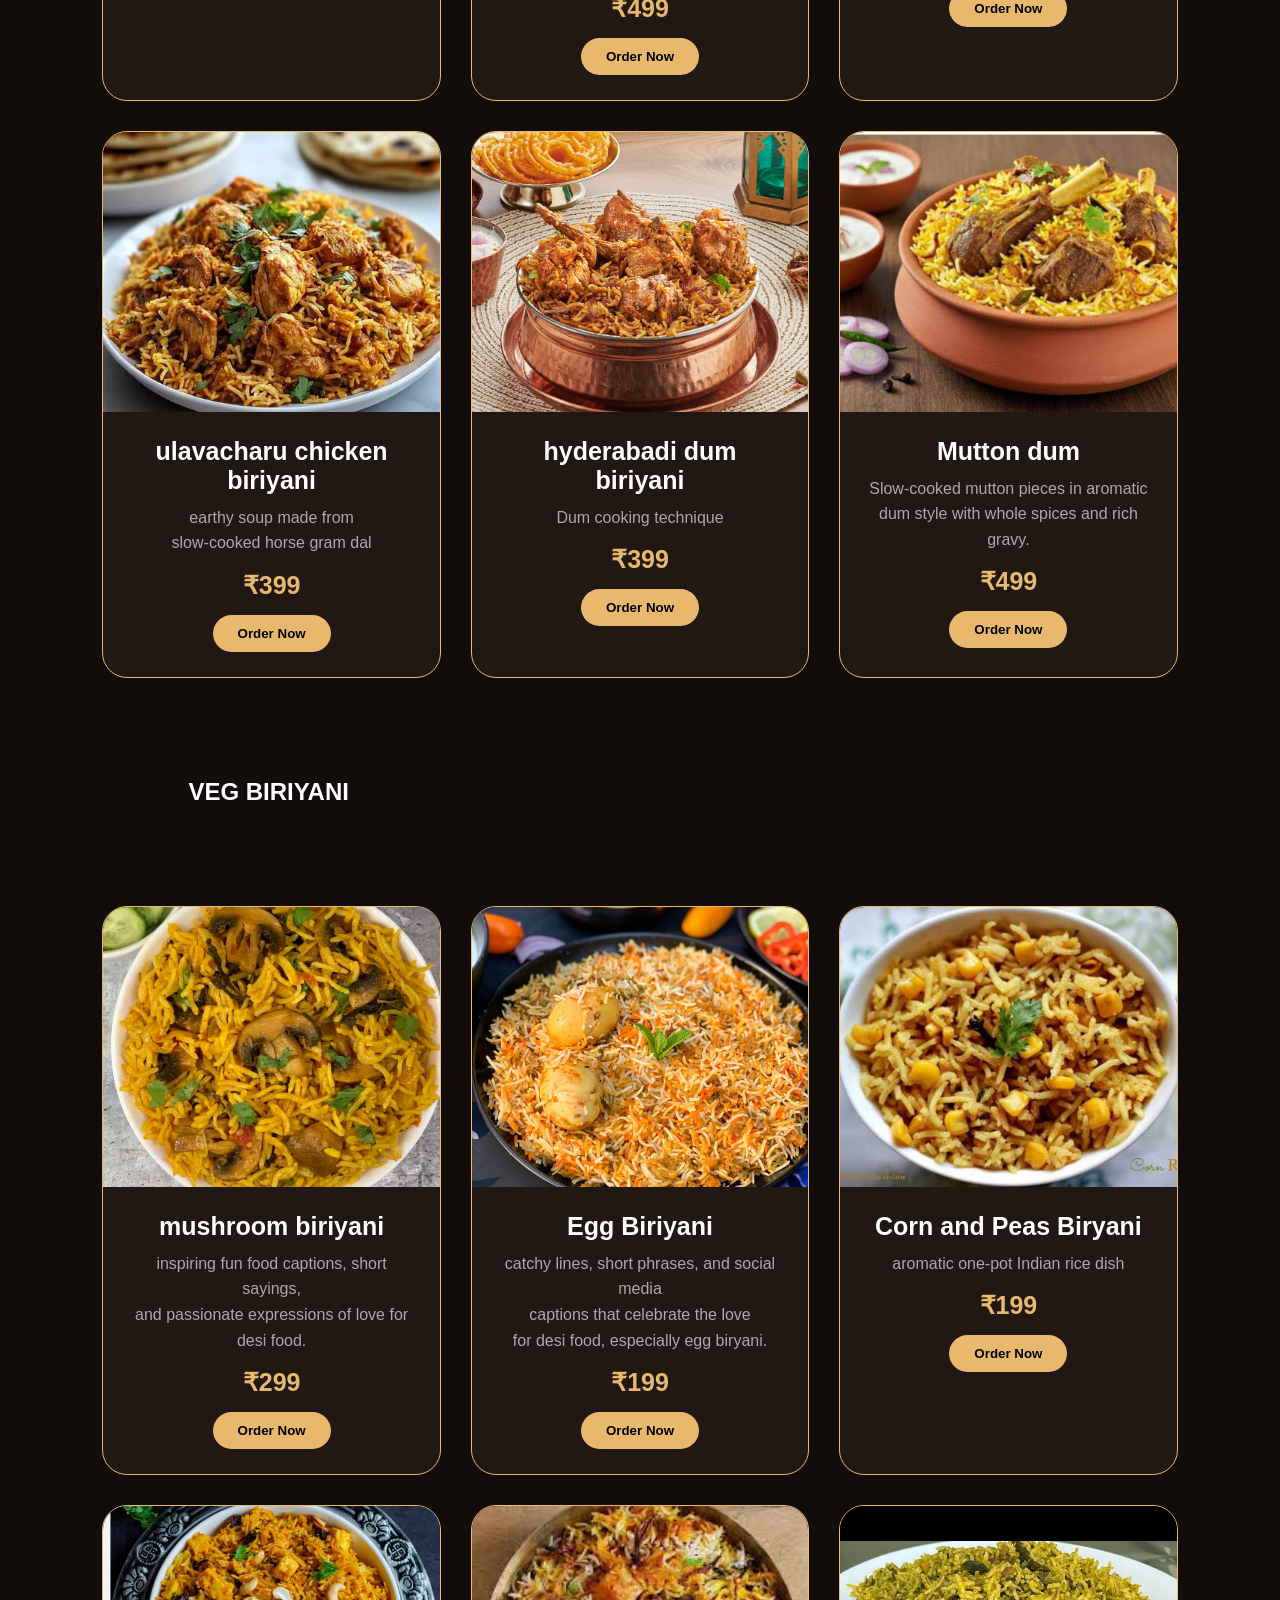
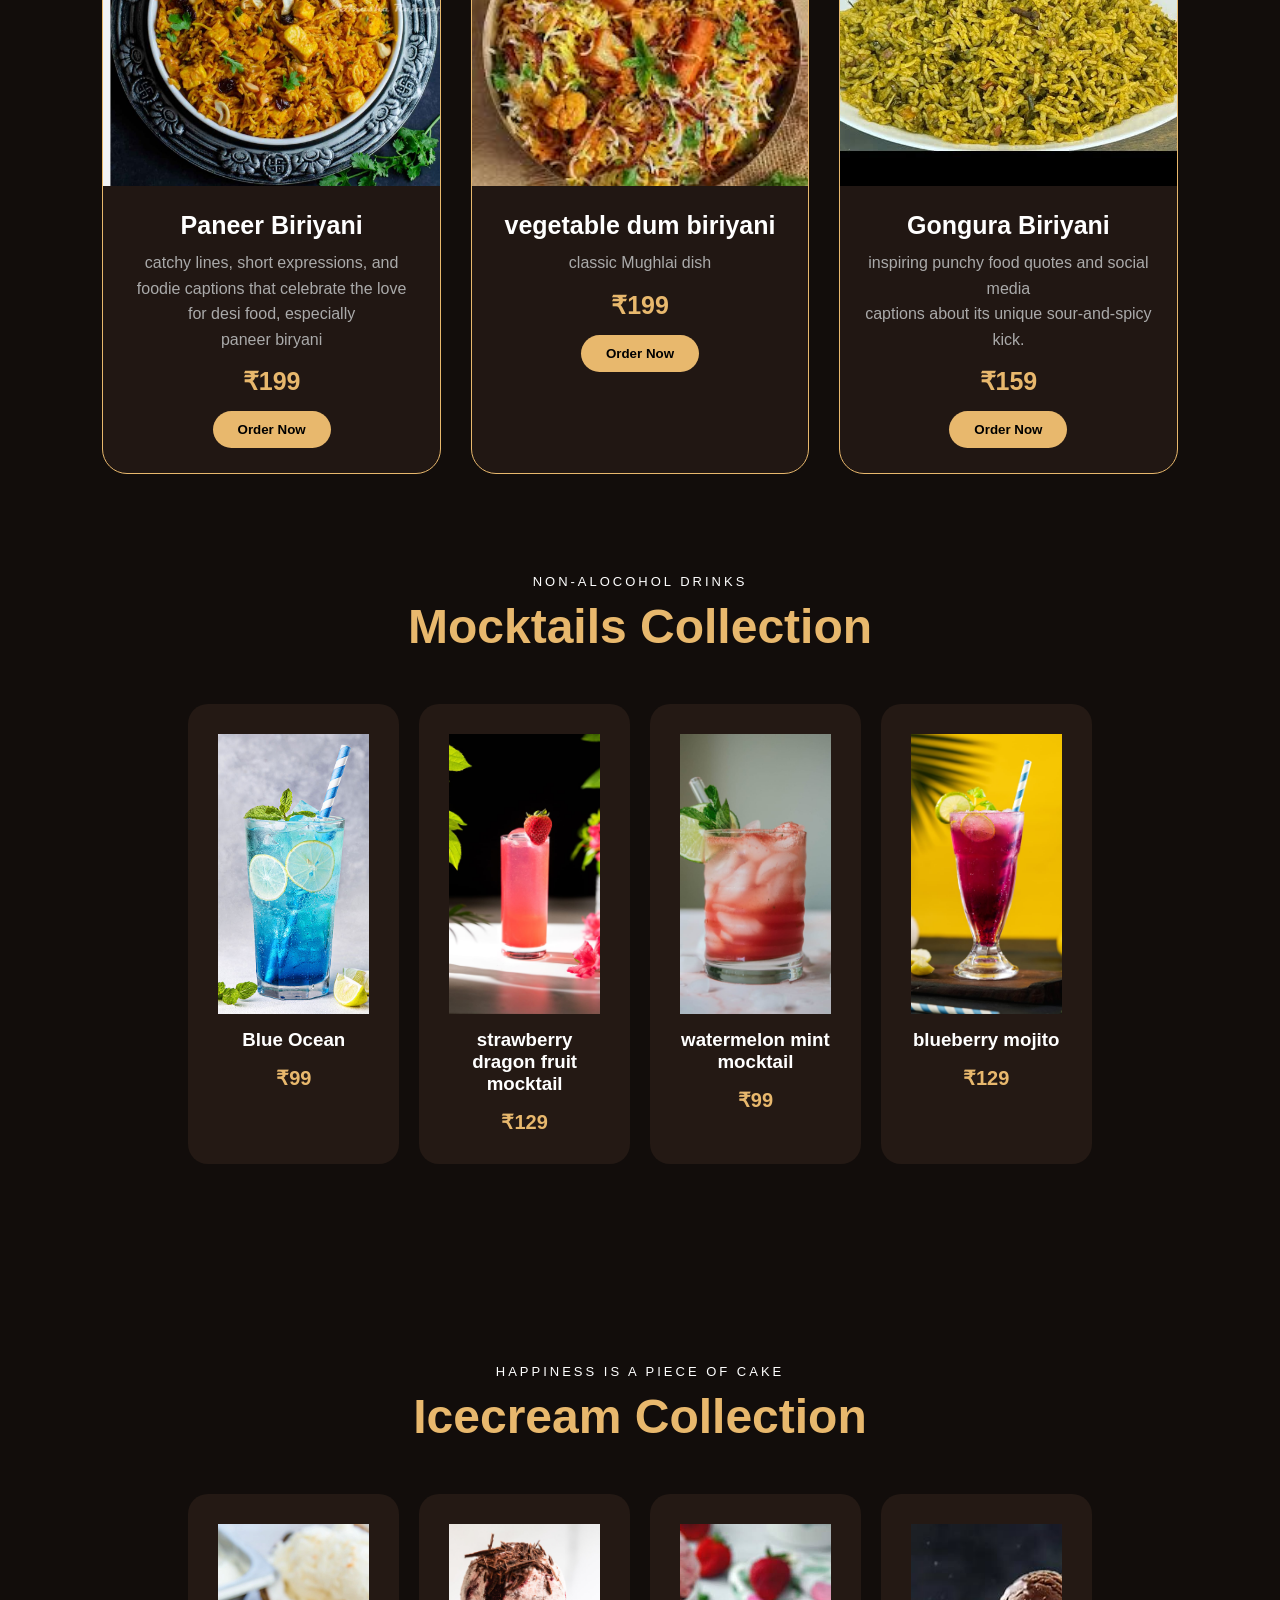
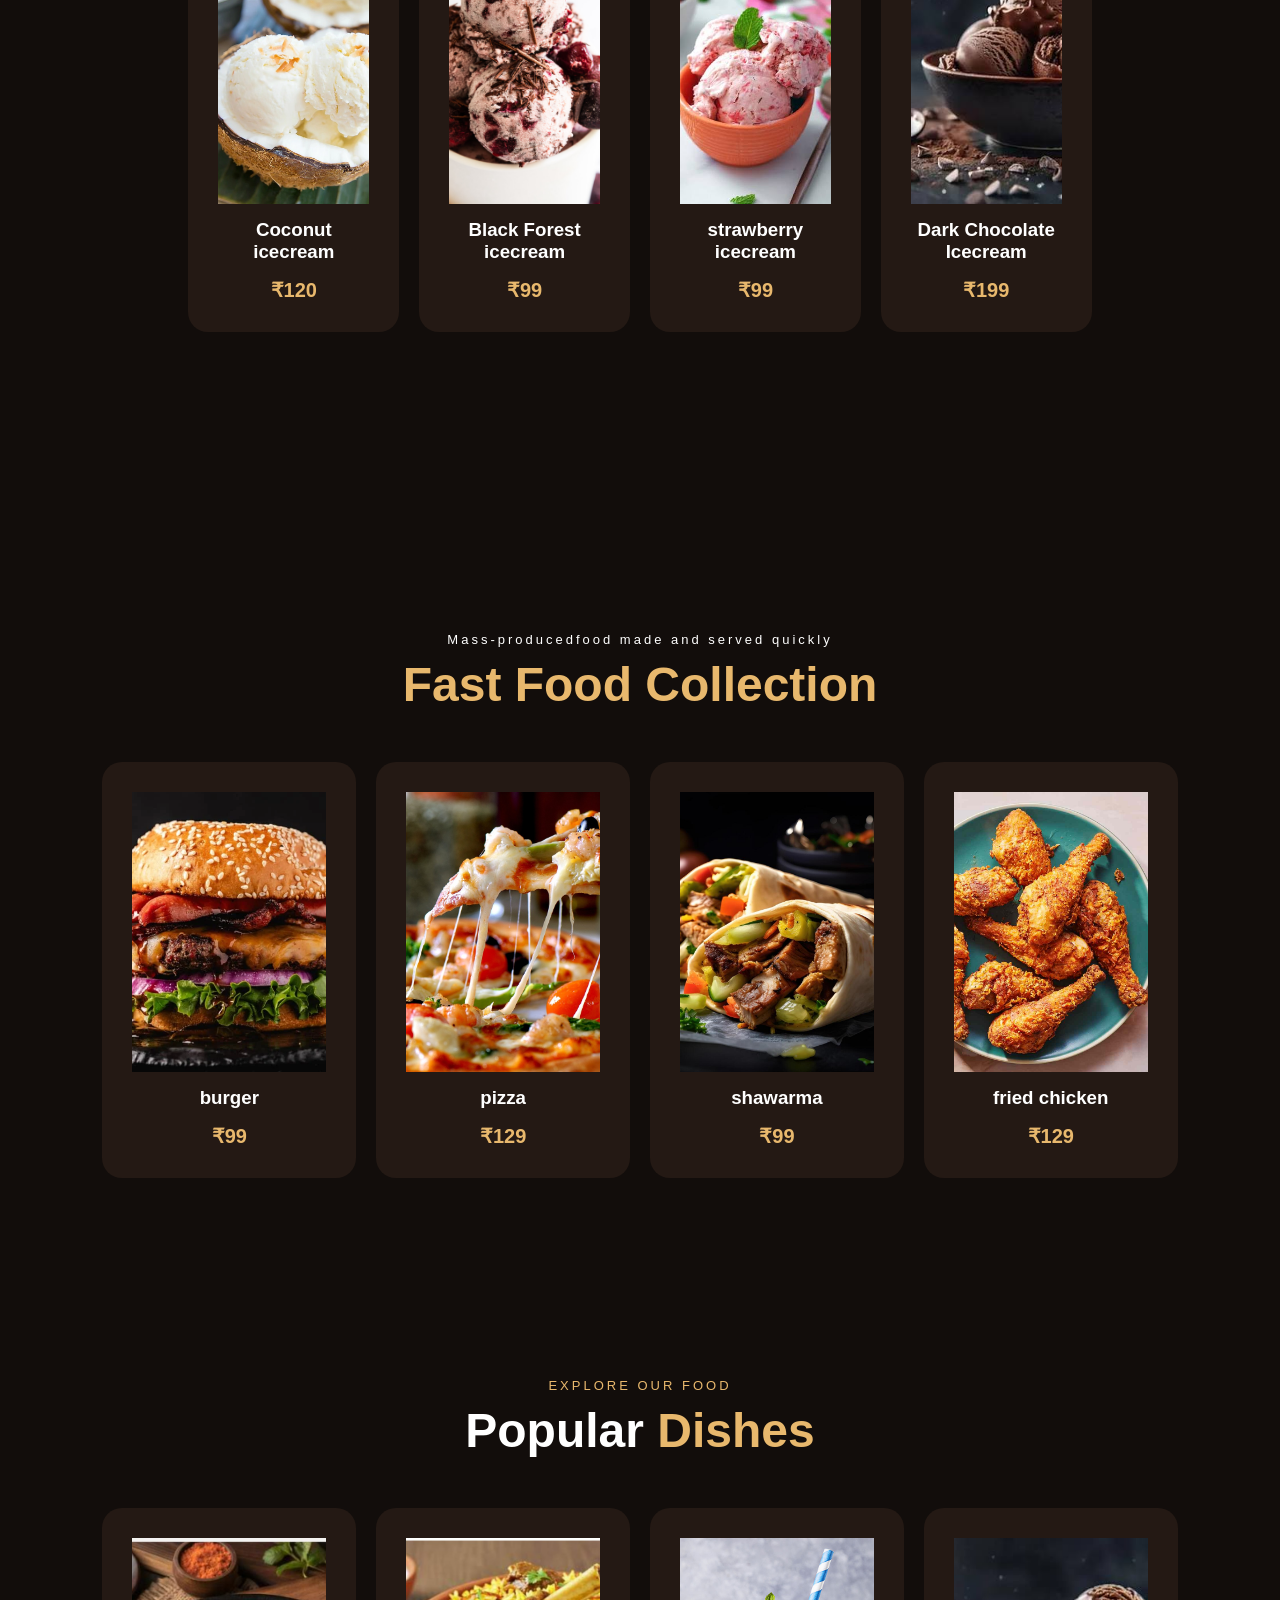
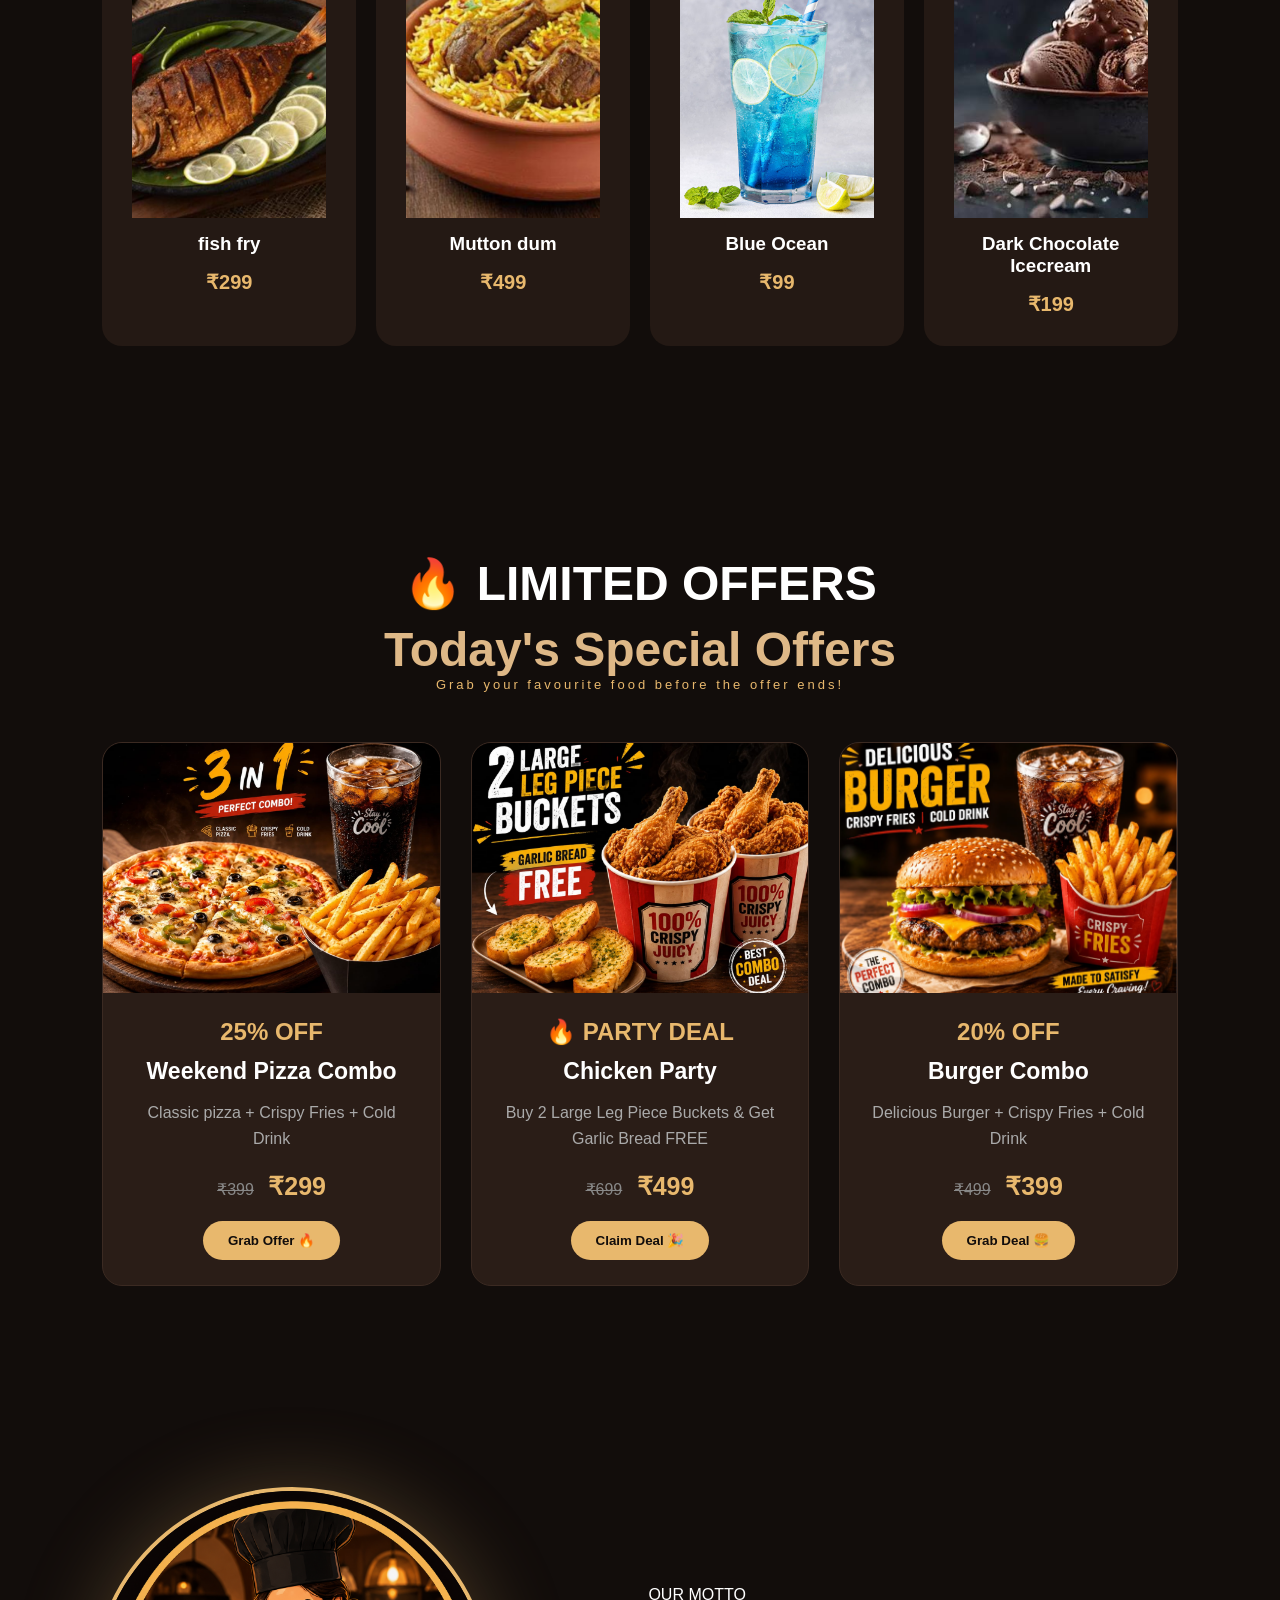
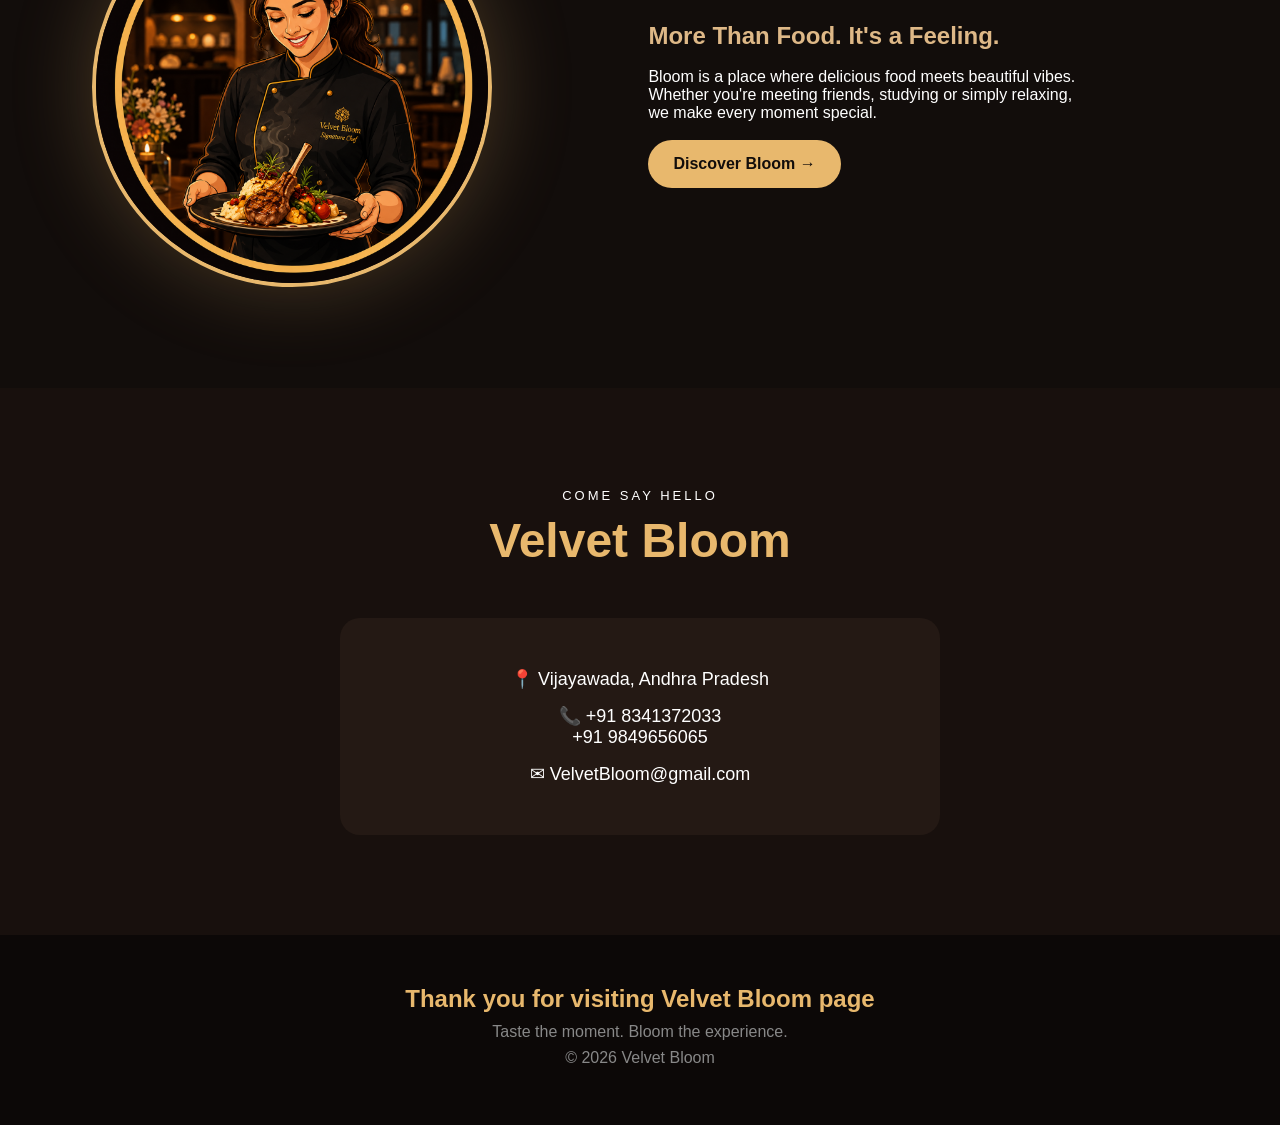
<file: restaurent/index.html>
<!DOCTYPE html>

<html lang="en">

<head>

    <meta name="viewport" content="width=device-width, initial-scale=1.0">

       <title>velvet bloom</title>

       <link rel="stylesheet" href="style.css">

</head>

<body>

<header>

    <div class="logo">

        <img src="logo.jpg" alt="Velvet Bloom Logo" class="logo-img">

        <span>Velvet Bloom</span>

    </div>

    <nav>

      <a href="#Home">Home</a>

      <a href="#Starters">Starters</a>

      <a href="#Main Course" >Main Course</a>

      <a href="#Mocktails" >Mocktails</a>

       <a href="#Icecreams" >Icecreams</a> 

       <a href="#Fast Food" >Fast Food</a>

       <a href="#Specials" >Specials</a>

        <a href="#offers">offers</a>
       
       <a href="#About" >About</a>

       <a href="#Contact us">Contact us</a>

       </nav>

       <button class="nav-btn">
       order now
       </button>

    </header>



    <section id="Home" class="hero">

        <div class="hero-text">

            <h2 class="small-title">
                Welcome To Velvet Bloom
            </h2>

             <h1>
                where <span>cravings</span> meets
                <span>creativity.</span>
            </h1>

            <p class="description">

                Fresh flavours, delicious food
                and beautiful moments.
                Welcome to your new favourite restaurent .

            </p>

             <div class="hero-buttons">

                <a href="#menu" class="main-btn">
                    Explore Menu →
                </a>

                <a href="#specials" class="second-btn">
                    Our Specials
                </a>

            </div>

            </div>
    
            <div class="rating-box">
    ⭐ 4.7 / 5
    <br>
    <small>Guest Rating</small>
</div>

 <div class="hero-overlay"></div>

    </section>


     <section id="Starters">

        <div class="section-heading">

            <p style="color:white">
              CRUNCH & SIZZLE 
            </p>

            <h2>
                <span>Starters Collection</span>
            </h2>

        </div>

    <section>

<h2>NON-VEG STARTERS</h2>

</section>

        <div class="special-container">


            <div class="food-card featured">

                <div class="food-image">
                    <img src="chicken wings.jpg" alt="chicken wings.jpg" width="150" height="150" >

                </div>

                <div class="card-content">

                    <h3>
                         chicken wings
                    </h3>

                    <p>
                        Juicy wings with crispy
                        fries and special sauce.
                    </p>

                    <div class="price">
                        ₹185
                    </div>

                    <button>
                        Order Now
                    </button>

                </div>

            </div>

            <div class="food-card featured">

                <div class="food-image">
                    <img src="chicken lolipop.jpeg" alt="chicken lolipop.jpeg" width="150" height="150" >

                </div>

                <div class="card-content">

                    <h3>
                        chicken lolipop
                    </h3>

                    <p>
                       crispy lolipop 
                    </p>

                    <div class="price">
                        ₹199
                    </div>

                    <button>
                        Order Now
                    </button>

                </div>

            </div>

            <div class="food-card featured">

                <div class="food-image">
                    
                    <img src="garlic prawn.webp" alt="garlic prawn.webp" width="150" height="150" >
    
                </div>

                <div class="card-content">

                    <h3>
                        Garlic prawn
                    </h3>

                    <p>
                        Creamy white sauce 
                         garlic prawn.
                    </p>

                    <div class="price">
                        ₹299
                    </div>

                    <button>
                        Order Now
                    </button>

                </div>

            </div>

            <div class="food-card featured">

                <div class="food-image">
                    
                    <img src="apolo fish.jpg" alt="apolo fish.jpg" width="150" height="150" >
    
                </div>

                <div class="card-content">

                    <h3>
                        apolo fish
                    </h3>

                    <p>
                        hot masala apolo
                    </p>

                    <div class="price">
                        ₹249
                    </div>

                    <button>
                        Order Now
                    </button>

                </div>

            </div>
        
             <div class="food-card featured">

                <div class="food-image">
                    
                    <img src="fish fry.jpeg" alt="fish fry.jpeg" width="150" height="150" >
    
                </div>

                <div class="card-content">

                    <h3>
                        fish fry
                    </h3>

                    <p>
                        hot masala fry
                    </p>

                    <div class="price">
                        ₹299
                    </div>

                    <button>
                        Order Now
                    </button>

                </div>

            </div>

            <div class="food-card featured">

                <div class="food-image">
                    
                    <img src="butter chicken.jpeg" alt="butter chicken.jpeg" width="150" height="150" >
    
                </div>

                <div class="card-content">

                    <h3>
                      butter chicken
                    </h3>

                    <p>
                        Creamy and butter chicken
        
                    </p>

                    <div class="price">
                        ₹179
                    </div>

                    <button>
                        Order Now
                    </button>

                </div>

            </div>

        </div>
    
<section>

<h2>VEG STARTERS</h2>

</section>

        <div class="special-container">


            <div class="food-card featured">

                <div class="food-image">
                    <img src="crispy corn.jpeg" alt="crispy corn.jpeg" width="150" height="150" >

                </div>

                <div class="card-content">

                    <h3>
                         crispy corn
                    </h3>

                    <p>
                        a  crunchy indo-chinese <br>
                        with fried onions
                    </p>

                    <div class="price">
                        ₹149
                    </div>

                    <button>
                        Order Now
                    </button>

                </div>

            </div>

            <div class="food-card featured">

                <div class="food-image">
                    <img src="veg roll.jpeg" alt="veg roll.jpeg" width="150" height="150" >

                </div>

                <div class="card-content">

                    <h3>
                        veg roll
                    </h3>

                    <p>
                       It's a proper indian streert food <br>
                       made of soft flat break.
                    </p>

                    <div class="price">
                        ₹199
                    </div>

                    <button>
                        Order Now
                    </button>

                </div>

            </div>
            <div class="food-card featured">

                <div class="food-image">
                    
                    <img src="mushroom 65.jpeg" alt="mushroom 65.jpeg" width="150" height="150" >
    
                </div>

                <div class="card-content">

                    <h3>
                        mushroom 65
                    </h3>

                    <p>
                       a spicy,deep-fried <br>
                        indo-chinese appetizer
                    </p>

                    <div class="price">
                        ₹199
                    </div>

                    <button>
                        Order Now
                    </button>

                </div>

            </div>

            <div class="food-card featured">

                <div class="food-image">
                    
                    <img src="paneer butter masala.png" alt="paneer butter masala.png" width="150" height="150" >
    
                </div>

                <div class="card-content">

                    <h3>
                       panner butter masala
                    </h3>

                    <p>
                       a popular,rich,and creamy<br>
                        north indian curry 
                    </p>

                    <div class="price">
                        ₹249
                    </div>

                    <button>
                        Order Now
                    </button>

                </div>

            </div>

            <div class="food-card featured">

                <div class="food-image">
                    
                    <img src="paneer tikka .jpeg" alt="paneer tikka .jpeg" width="150" height="150" >
    
                </div>

                <div class="card-content">

                    <h3>
                        paneer tikka
                    </h3>

                    <p>
                        a popular indian vergetarian <br>
                        appetizer made withlarge cubes
                    </p>

                    <div class="price">
                        ₹299
                    </div>

                    <button>
                        Order Now
                    </button>

                </div>

            </div>

            <div class="food-card featured">

                <div class="food-image">
                    
                    <img src="veg manchurian.png" alt="veg manchurian.png" width="150" height="150" >
    
                </div>

                <div class="card-content">

                    <h3>
                     manchurian
                    </h3>

                    <p>
                        popular indo-chinese dish
        
                    </p>

                    <div class="price">
                        ₹199
                    </div>

                    <button>
                        Order Now
                    </button>

                </div>

            </div>

        </div>
    
     </section>

    <section id="Main Course">

        <div class="section-heading">

            <p style="color:white">
               THE CROWN JEWEL 
            </p>

            <h2>
                <span>Biriyani Collection</span>
            </h2>

        </div>

<section>

<h2>NON-VEG Biriyani</h2>

</section>

        <div class="special-container">


            <div class="food-card featured">

                <div class="food-image">
                    <img src="chicken dum.jpeg" alt="chicken dum.jpeg" width="150" height="150" >

                </div>

                <div class="card-content">

                    <h3>
                         chicken Dum
                    </h3>

                    <p>
                        dum ka chicken
                    </p>

                    <div class="price">
                        ₹399
                    </div>

                    <button>
                        Order Now
                    </button>

                </div>

            </div>

            <div class="food-card featured">

                <div class="food-image">
                    <img src="prawn biriyani.jpeg" alt="prawn biriyani.jpeg" width="150" height="150" >

                </div>

                <div class="card-content">

                    <h3>
                        prawn biriyani
                    </h3>

                    <p>
                      flavorful, aromatic rice dish made with tender prawns,<br>
                       basmati rice, whole spices, and rich herbs.
                    </p>

                    <div class="price">
                        ₹499
                    </div>

                    <button>
                        Order Now
                    </button>

                </div>

            </div>

            <div class="food-card featured">

                <div class="food-image">
                    
                    <img src="hyderabadi dum biriyani.jpg" alt="hyderabadi dum biriyani.jpg" width="150" height="150" >
    
                </div>

                <div class="card-content">

                    <h3>
                       hyderabadi dum biriyani
                    </h3>

                    <p>
                        Dum cooking technique
                    </p>

                    <div class="price">
                        ₹399
                    </div>

                    <button>
                        Order Now
                    </button>

                </div>

            </div>

            <div class="food-card featured">

                <div class="food-image">
                    
                    <img src="ulavacharu chicken biriyani.webp" alt="ulavacharu chicken biriyani.webp" width="150" height="150" >
    
                </div>

                <div class="card-content">

                    <h3>
                        ulavacharu chicken biriyani
                    </h3>

                    <p>
                        earthy soup made from <br>
                        slow-cooked horse gram dal
                    </p>

                    <div class="price">
                        ₹399
                    </div>

                    <button>
                        Order Now
                    </button>

                </div>

            </div>

            <div class="food-card featured">

                <div class="food-image">
                    
                    <img src="hyderabadi dum biriyani.jpg" alt="hyderabadi dum biriyani.jpg" width="150" height="150" >
    
                </div>

                <div class="card-content">

                    <h3>
                       hyderabadi dum biriyani
                    </h3>

                    <p>
                        Dum cooking technique
                    </p>

                    <div class="price">
                        ₹399
                    </div>

                    <button>
                        Order Now
                    </button>

                </div>

            </div>

            <div class="food-card featured">

                <div class="food-image">
                    
                    <img src="mutton dum.jpeg" alt="mutton dum.jpeg" width="150" height="150" >
    
                </div>

                <div class="card-content">

                    <h3>
                      Mutton dum
                    </h3>

                    <p>
                        Slow-cooked mutton pieces in aromatic <br>
                         dum style with whole spices and rich gravy.
                    </p>

                    <div class="price">
                        ₹499
                    </div>

                    <button>
                        Order Now
                    </button>

                </div>

            </div>

        </div>

<section>

<h2>VEG BIRIYANI</h2>

</section>

        <div class="special-container">

            <div class="food-card featured">

                <div class="food-image">
                    <img src="mushroom biriyani.jpeg" alt="mushroom biriyani.jpeg" width="150" height="150" >

                </div>

                <div class="card-content">

                    <h3>
                         mushroom biriyani
                    </h3>

                    <p>
                       inspiring fun food captions, short sayings,<br>
                        and passionate expressions of love for desi food.
                    </p>

                    <div class="price">
                        ₹299
                    </div>

                    <button>
                        Order Now
                    </button>

                </div>

            </div>

            <div class="food-card featured">

                <div class="food-image">
                    <img src="egg biriyani.jpeg" alt="egg biriyani.jpeg" width="150" height="150" >

                </div>

                <div class="card-content">

                      <h3>
                    Egg Biriyani
                    </h3>

                    <p>
                     catchy lines, short phrases, and social media <br>
                      captions that celebrate the love <br>
                     for desi food, especially egg biryani.
                    </p>

                    <div class="price">
                        ₹199
                    </div>

                    <button>
                        Order Now
                    </button>

                </div>

            </div>

        

            <div class="food-card featured">

                <div class="food-image">
                    
                    <img src="Corn and Peas Biryani.jpg" alt="Corn and Peas Biryani.jpe" width="150" height="150" >
    
                </div>

                <div class="card-content">

                    <h3>
                       Corn and Peas Biryani
                    </h3>

                    <p>
                       aromatic one-pot Indian rice dish
                    </p>

                    <div class="price">
                        ₹199
                    </div>

                    <button>
                        Order Now
                    </button>

                </div>

            </div>

            <div class="food-card featured">

                <div class="food-image">
                    
                    <img src="paneer biriyani.jpeg" alt="paneer biriyani.jpeg" width="150" height="150" >
    
                </div>

                <div class="card-content">

                    <h3>
                        Paneer Biriyani
                    </h3>

                    <p>
                       catchy lines, short expressions, and foodie captions
                        that celebrate the love for desi food, especially <br>
                        paneer biryani
                    </p>

                    <div class="price">
                        ₹199
                    </div>

                    <button>
                        Order Now
                    </button>

                </div>

            </div>

            <div class="food-card featured">

                <div class="food-image">
                    
                    <img src="vegetable dum biriyani.jpg" alt="vegetable dum biriyani.jpg" width="150" height="150" >
    
                </div>

                <div class="card-content">

                    <h3>
                       vegetable dum biriyani
                    </h3>

                    <p>
                       classic Mughlai dish
                    </p>

                    <div class="price">
                        ₹199
                    </div>

                    <button>
                        Order Now
                    </button>

                </div>

            </div>

            <div class="food-card featured">

                <div class="food-image">
                    
                    <img src="gongura biriyani.jpeg" alt="gongura biriyani.jpeg" width="150" height="150" >
    
                </div>

                <div class="card-content">

                    <h3>
                        Gongura Biriyani
                    </h3>

                    <p>
                      inspiring punchy food quotes and social media <br>
                       captions about its unique sour-and-spicy kick.
                    </p>

                    <div class="price">
                        ₹159
                    </div>

                    <button>
                        Order Now
                    </button>

                </div>

            </div>

        </div>

  <section id="Mocktails">

        <div class="section-heading">

            <p style="color:white">
             NON-ALOCOHOL DRINKS
            </p>

            <h2>
                <span>Mocktails  Collection</span>
            </h2>

        </div>

     <div class="menu-grid">

            <div class="menu-item">

                <div>
                    <img src="mocktail.jpeg" alt="mocktail.jpeg" width="150" height="150" >
                </div>

                <h3>
                   Blue Ocean
                </h3>

                <p>
                     ₹99 
                 
             
                </p>

            </div>

            <div class="menu-item">

                <div>
                    <img src="strawberry dragon fruit mocktail.jpeg" alt="strawberry dragon fruit mocktail.jpeg" width="150" height="150" >
                </div>

                <h3>
                    strawberry dragon fruit mocktail
                </h3>

                <p>
                    ₹129
                </p>

            </div>

            <div class="menu-item">

                <div>
                    <img src="watermelon mint mocktail.jpeg" alt="watermelon mint mocktail.jpeg" width="150" height="150" >
                </div> 

                <h3>
                   watermelon mint mocktail
                </h3>

                <p>
                    ₹99
                </p>

            </div>

            <div class="menu-item">

                <div>
                    <img src="blueberry mojito.jpeg" alt="blueberry mojito.jpeg.jpeg" width="150" height="150" >
                </div>

                <h3>
                    blueberry mojito
                </h3>

                <p>
                    ₹129
                </p>

            </div>

        </div>

    </section>

 <section id="Icecreams">

        <div class="section-heading">

            <p style="color:white">
             HAPPINESS IS A PIECE OF CAKE 
            </p>

            <h2>
                <span>Icecream  Collection</span>
            </h2>

        </div>

        <div class="menu-grid">

            <div class="menu-item">

                <div>
                    <img src="coconut icecream.webp" alt="coconut icecream.webp" width="150" height="150" >
                </div>

                <h3>
                   Coconut icecream
                </h3>

                <p>
                    ₹120
                </p>

            </div>

            <div class="menu-item">

                <div>
                    <img src="black forest icecream.jpg" alt="black forest icecream.jpg" width="150" height="150" >
                </div>

                <h3>
                   Black Forest icecream
                </h3>

                <p>
                    ₹99
                </p>

            </div>

            <div class="menu-item">

                <div>
                    <img src="strawberry icecream.jpg" alt="strawberry icecream.jpg" width="150" height="150" >
                </div> 

                <h3>
                   strawberry icecream
                </h3>

                <p>
                    ₹99
                </p>

            </div>

            <div class="menu-item">

                <div>
                    <img src="dark chocolate icecream.jpg" alt="dark chocolate icecream.jpg" width="150" height="150" >
                </div>

                <h3>
                   Dark Chocolate Icecream
                </h3>

                <p>
                    ₹199
                </p>

            </div>


        </div>

    </section>

    <section id="Fast Food"></section>

        <div class="section-heading">

            <p style="color:white">
             Mass-producedfood made and served quickly
            </p>

            <h2>
                <span> Fast Food  Collection</span>
            </h2>

        </div>

     <div class="menu-grid">

            <div class="menu-item">

                <div>
                    <img src="burger.png" alt="burger.png" width="150" height="150" >
                </div>

                <h3>
                    burger
                </h3>

                <p>
                     ₹99 
                 
             
                </p>

            </div>

            <div class="menu-item">

                <div>
                    <img src="pizza.jpg" alt="pizza.jpg" width="150" height="150" >
                </div>

                <h3>
                    pizza
                </h3>

                <p>
                    ₹129
                </p>

            </div>

            <div class="menu-item">

                <div>
                    <img src="shawarma.jpeg" alt="shawarma.jpeg" width="150" height="150" >
                </div> 

                <h3>
                   shawarma
                </h3>

                <p>
                    ₹99
                </p>

            </div>

            <div class="menu-item">

                <div>
                    <img src="fried chicken.jpg" alt="fried chicken.jpg" width="150" height="150" >
                </div>

                <h3>
                    fried chicken
                </h3>

                <p>
                    ₹129
                </p>

            </div>


        </div>

    </section>

    <section id="Specials" class="Specials-section">


        <div class="section-heading">

            <p>
                EXPLORE OUR FOOD
            </p>

            <h2>
                Popular <span>Dishes</span>
            </h2>

        </div>

        <div class="menu-grid">


            <div class="menu-item">

                <div class="food-image">
                    
                    <img src="fish fry.jpeg" alt="fish fry.jpeg" width="150" height="150" >
    
                </div>

                <h3>
                    fish fry
                </h3>

                <p>
                    ₹299
                </p>

            </div>

            <div class="menu-item">

                <div class="food-image">
                    
                    <img src="mutton dum.jpeg" alt="mutton dum.jpeg" width="150" height="150" >
    
                </div>

                <h3>
                    Mutton dum
                </h3>

                <p>
                    ₹499 
                </p>

            </div>

            <div class="menu-item">

                <div class="food-image">
                    
                  <img src="mocktail.jpeg" alt="mocktail.jpeg" width="150" height="150" >
    
                </div>

                <h3>
                    Blue Ocean
                </h3>

                <p>
                    ₹99
                </p>

            </div>

            <div class="menu-item">

                <div class="food-image">
                    <img src="dark chocolate icecream.jpg" alt="dark chocolate icecream.jpg" width="150" height="150" >
                </div>

                <h3>
                    Dark Chocolate Icecream
                </h3>

                <p>
                    ₹199
                </p>

            </div>

        </div>

    </section>

    
<section class="offers" id="offers">

    <div class="section-heading">

        <h2>🔥 LIMITED OFFERS</h2>

        <h2 style="color: burlywood;">
            Today's Special Offers
        </h2>

        <p>Grab your favourite food before the offer ends!</p>

    </div>

    <div class="offers-container">

        <div class="offer-card">

            <div class="offer-image">
                <img src="combo pizza.png" alt="Weekend Pizza Combo">
            </div>

            <div class="offer-content">

                <h2>25% OFF</h2>

                <h3>Weekend Pizza Combo</h3>

                <p>
                    Classic pizza + Crispy Fries + Cold Drink
                </p>

                <div class="offer-price">

                    <del>₹399</del>

                    <strong>₹299</strong>

                </div>

                <button onclick="claimOffer('Weekend Pizza Combo')">
                    Grab Offer 🔥
                </button>

            </div>

        </div>

        

        <div class="offer-card">

            <div class="offer-image">
                <img src="combo chicken.png" alt="Chicken Party">
            </div>

            <div class="offer-content">

                <h2>🔥 PARTY DEAL</h2>

                <h3>Chicken Party</h3>

                <p>
                    Buy 2 Large Leg Piece Buckets & Get Garlic Bread FREE
                </p>

                <div class="offer-price">

                    <del>₹699</del>

                    <strong>₹499</strong>

                </div>

                <button onclick="claimOffer('Chicken Party')">
                    Claim Deal 🎉
                </button>

            </div>

        </div>

        <div class="offer-card">

            <div class="offer-image">
                <img src="combo burger.png" alt="Burger Combo">
            </div>

            <div class="offer-content">

                <h2>20% OFF</h2>

                <h3>Burger Combo</h3>

                <p>
                    Delicious Burger + Crispy Fries + Cold Drink
                </p>

                <div class="offer-price">

                    <del>₹499</del>

                    <strong>₹399</strong>

                </div>

                <button onclick="claimOffer('Burger Combo')">
                    Grab Deal 🍔
                </button>

            </div>
        </div>
    </div>
</section>

    <section id="About" class="about">

    <div class="hero-food">

        <div class="food-circle">

        <img src="chef.png" alt="Velvet Bloom Signature Chef">

        </div>

    </div>
<section>
            <p>
               <span>OUR MOTTO</span>
            </p>
<br>            

            <h2 style="color:burlywood">
                More Than Food.
                <span>It's a Feeling.</span>
            </h2>
            
<br>

            <p>

                Bloom is a place where delicious
                food meets beautiful vibes.

                Whether you're meeting friends,
                studying or simply relaxing,
                we make every moment special.

            </p>

<br>

            <a href="#contact" class="main-btn">
                Discover Bloom →
            </a>

        </div>

</section>
    </section>


    <section id="Contact us" class="contact us">


        <div class="section-heading">

            <p style=color:white;>
                COME SAY HELLO
            </p>

            <h2>
                 <span>Velvet Bloom</span>
            </h2>

        </div>

        <div class="contact-box">

            <p>
                📍 Vijayawada, Andhra Pradesh
            </p>

            <p>
                📞 +91 8341372033<br>
                    +91 9849656065
            </p>

            <p>
                ✉ VelvetBloom@gmail.com
            </p>

        </div>

    </section>

    <footer>

        <h2>
              Thank you for visiting Velvet Bloom page
        </h2>

        <p>
            Taste the moment. Bloom the experience.
        </p>

        <p>
            © 2026 Velvet Bloom 
        </p>

    </footer>
</body>

</html>
</file>
<file: restaurent/style.css>
* {margin: 0;
    padding: 0;
    box-sizing: border-box;
    scroll-behavior: smooth;}
body {font-family: Arial, sans-serif;
    background: #120d0b;
    color: white;}
header {height: 80px;
    padding: 0 7%;
    display: flex;
    align-items: center;
    justify-content: space-between;
    background: #120d0b;
    position: sticky;
    top: 0;
    z-index: 1000;}
.logo {display: flex;
    align-items: center;
    gap: 10px;
    font-size: 25px;
    font-weight: bold;
    color: #e8b86d;}
.logo-img {width: 45px;
    height: 45px;
    border-radius: 50%;
    object-fit: cover;
    border: 2px solid #e8b86d;}
nav a {color: white;
    text-decoration: none;
    margin: 0 15px;
    font-size: 15px;}
nav a:hover {color: #e8b86d;}
.nav-btn {padding: 12px 22px;
    border: none;
    border-radius: 25px;
    background: #e8b86d;
    color: #120d0b;
    font-weight: bold;
    cursor: pointer;}
.hero {min-height: 100vh;
    display: flex;
    align-items: center;
    gap: 80px;
    padding: 80px 8%;
    position: relative;
    overflow: hidden;
    background-image:
        linear-gradient(
            rgba(0,0,0,0.50),
            rgba(0,0,0,0.50)
        ),
        url("restaurantt.jpg");
    background-size: cover;
    background-position: center;
    background-repeat: no-repeat;}
.hero-text {
    width: 60%;
    max-width: 750px;
    position: relative;
    z-index: 2;}
.small-title {
    color: #e8b86d;
    letter-spacing: 3px;
    font-size: 14px;
    margin-bottom: 20px;}
.hero h1 {font-size: 70px;
    line-height: 1.1;
    font-weight: 800;
    max-width: 750px;
    margin-bottom: 20px;}
.hero h1 span {color: #e8b86d;}
.description {color: #c7bbb3;
    max-width: 500px;
    font-size: 18px;
    line-height: 1.8;}
.hero-buttons {margin-top: 35px;}
.main-btn {display: inline-block;
    padding: 15px 25px;
    background: #e8b86d;
    color: #120d0b;
    text-decoration: none;
    border-radius: 30px;
    font-weight: bold;
    margin-right: 10px;
    white-space: nowrap;
}
.second-btn {
    display: inline-block;
    padding: 14px 25px;
    border: 1px solid #e8b86d;
    color: #e8b86d;
    text-decoration: none;
    border-radius: 30px;
}
.hero-food {
    width: 40%;
    min-width: 380px;
    display: flex;
    justify-content: center;
    align-items: center;
    position: relative;
}
.food-circle {
    width: 400px;
    height: 400px;
    border-radius: 50%;
    overflow: hidden;
    display: flex;
    justify-content: center;
    align-items: center;
    border: 4px solid #e8b86d;
    background: #120d0b;
    box-shadow:
        0 0 80px
        rgba(232,184,109,0.25);
    transition: 0.5s;
    flex-shrink: 0;
}
.food-circle img {
    width: 100%;
    height: 100%;
    object-fit: cover;
    object-position: center;
    display: block;
}

food-circle:hover {
    transform:
        rotate(8deg)
        scale(1.08);
}

.floating-card {
    position: absolute;
    bottom: 20px;
    right: 20px;
    padding: 15px 20px;
    background: rgba(255,255,255,0.1);
    backdrop-filter: blur(10px);
    border: 1px solid rgba(255,255,255,0.2);
    border-radius: 15px;
    color: #e8b86d;
}

.floating-card small {
    color: white;
}

section {
    padding: 100px 8%;
}

.section-heading {
    text-align: center;
    margin-bottom: 50px;
}

.section-heading p {
    color: #e8b86d;
    letter-spacing: 3px;
    font-size: 13px;
}

.section-heading h2 {
    font-size: 48px;
    margin-top: 10px;
}
.section-heading span {
    color: #e8b86d;
}

.special-container {
    display: grid;
    grid-template-columns:
        repeat(3, 1fr);
    gap: 30px;
}

.food-card {
    position: relative;
    background: #211713;
    border-radius: 25px;
    padding: 0;
    text-align: center;
    transition: 0.4s;
    border: 1px solid #33251e;
    overflow: hidden;
}

.food-card:hover {
    transform:
        translateY(-15px)
        rotateX(3deg);
    box-shadow:
        0 20px 50px
        rgba(0,0,0,0.5);
}

.food-card.featured {
    border: 1px solid #e8b86d;
}

.food-image {
    width: 100%;
    height: 280px;
    overflow: hidden;
}
.food-image img {
    width: 100%;
    height: 100%;
    object-fit: cover;
    display: block;
    transition: 0.4s;
}

.special-container img,
.menu-grid img,
.food-card img {
    width: 100%;
    height: 280px;
    object-fit: cover;
    display: block;
}

.food-card:hover .food-image img {
    transform: scale(1.08);
    transition: 0.4s;
}

.card-content {
    padding: 25px;
}

.card-content h3 {
    font-size: 25px;
    margin-bottom: 10px;
}

.card-content p {
    color: #aaa;
    line-height: 1.6;
}

.price {
    color: #e8b86d;
    font-size: 25px;
    font-weight: bold;
    margin: 15px;
}

.card-content button {
    padding: 11px 25px;
    border: none;
    border-radius: 25px;
    background: #e8b86d;
    cursor: pointer;
    font-weight: bold;
}

.badge {
    position: absolute;
    top: 15px;
    right: 15px;
    background: #e8b86d;
    color: #120d0b;
    padding: 7px 12px;
    border-radius: 20px;
    font-size: 11px;
    font-weight: bold;
}

.menu-section {
    background: #18100d;
}

.menu-grid {
    display: grid;
    grid-template-columns:
        repeat(4, 1fr);
    gap: 20px;
}

.menu-item {
    background: #241914;
    padding: 30px;
    text-align: center;
    border-radius: 20px;
    transition: 0.3s;
}

.menu-item:hover {
    transform: translateY(-10px);
    background: #302019;

}
.menu-item div {
    font-size: 65px;
}

.menu-item h3 {
    margin: 15px 0;
}

.menu-item p {
    color: #e8b86d;
    font-size: 20px;
    font-weight: bold;
}

.about {
    display: flex;
    align-items: center;
    gap: 80px;
}

.about-image {
    width: 400px;
    height: 400px;
    border-radius: 50%;
    background: #e8b86d;
    display: flex;
    align-items: center;
    justify-content: center;
    font-size: 150px;
    box-shadow:
        0 0 80px
        rgba(232,184,109,0.2);
}

.about-text {
    flex: 1;
}

.about-text > p:first-child {
    color: #e8b86d;
    letter-spacing: 3px;
}

.about-text h2 {
    font-size: 48px;
    margin: 20px 0;
}

.about-text h2 span {
    color: #e8b86d;
}

.about-text p {
    color: #aaa;
    line-height: 1.8;
    margin-bottom: 25px;
}

.contact {
    background: #18100d;
}

.contact-box {
    max-width: 600px;
    margin: auto;
    background: #241914;
    padding: 35px;
    border-radius: 20px;
    text-align: center;
}

.contact-box p {
    margin: 15px;
    font-size: 18px;
}

footer {
    text-align: center;
    padding: 50px;
    background: #0c0807;
}

footer h2 {
    color: #e8b86d;
    margin-bottom: 10px;
}

footer p {
    color: #888;
    margin: 8px;
}

@media (max-width: 900px) {

    nav {
        display: none;
    }

    .hero {
        flex-direction: column;
        text-align: center;
    }

    .hero-text {
    flex: 1;
    width: auto;
    max-width: 750px;
    position: relative;
    z-index: 2;
}

    .hero h1 {
        font-size: 50px;
    }

    .hero-food {
        width: 100%;
        margin-top: 60px;
    }

    .food-circle {
        width: 280px;
        height: 280px;
        font-size: 120px;
    }

    .special-container {
        grid-template-columns: 1fr;
    }

    .menu-grid {
        grid-template-columns:
            repeat(2, 1fr);
    }

    .about {
        flex-direction: column;
        text-align: center;
    }

    .about-image {
        width: 280px;
        height: 280px;
        font-size: 100px;
    }
}

@media (max-width: 500px) {

    .menu-grid {
        grid-template-columns: 1fr;
    }

    .nav-btn {
        display: none;
    }

    .hero h1 {
        font-size: 42px;
    }
}

.rating-box{
    position:absolute;
    bottom:40px;
    right:40px;
    background:rgba(255,255,255,0.15);
    backdrop-filter:blur(10px);
    padding:18px 25px;
    border-radius:18px;
    border:1px solid rgba(255,255,255,0.2);
    color:white;
    font-weight:bold;
}

.offers {
    padding: 100px 8%;
    background: #120d0b;
}

.offers-container {
    display: grid;
    grid-template-columns: repeat(3, 1fr);
    gap: 30px;
}

.offer-card {
    background: #2a1d17;
    border-radius: 20px;
    overflow: hidden;
    border: 1px solid #3b2a22;
    transition: 0.4s;
}

.offer-card:hover {
    transform: translateY(-10px);
    box-shadow: 0 20px 40px rgba(0,0,0,0.4);
}

.offer-image {
    width: 100%;
    height: 250px;
    overflow: hidden;
}

.offer-image img {
    width: 100%;
    height: 100%;
    object-fit: cover;
    display: block;
    transition: 0.5s;
}
.offer-card:hover .offer-image img {
    transform: scale(1.08);
}
.offer-content {
    padding: 25px;
    text-align: center;
}
.offer-content h2 {
    color: #e8b86d;
    font-size: 24px;
    margin-bottom: 12px;
}
.offer-content h3 {
    font-size: 23px;
    color: white;
    margin-bottom: 15px;
}
.offer-content p {
    color: #aaa;
    line-height: 1.6;
    min-height: 50px;
}
.offer-price {
    margin: 20px 0;
}
.offer-price del {
    color: #888;
    margin-right: 10px;
}
.offer-price strong {
    color: #e8b86d;
    font-size: 25px;
}
.offer-content button {
    padding: 12px 25px;
    border: none;
    border-radius: 25px;
    background: #e8b86d;
    color: #120d0b;
    font-weight: bold;
    cursor: pointer;
    transition: 0.3s;
}
.offer-content button:hover {
    transform: scale(1.08);
}
@media (max-width: 900px) {
    .offers-container {
        grid-template-columns: repeat(2, 1fr);
    }
}
@media (max-width: 600px) {
    .offers-container {
        grid-template-columns: 1fr;
    }
}
</file>
